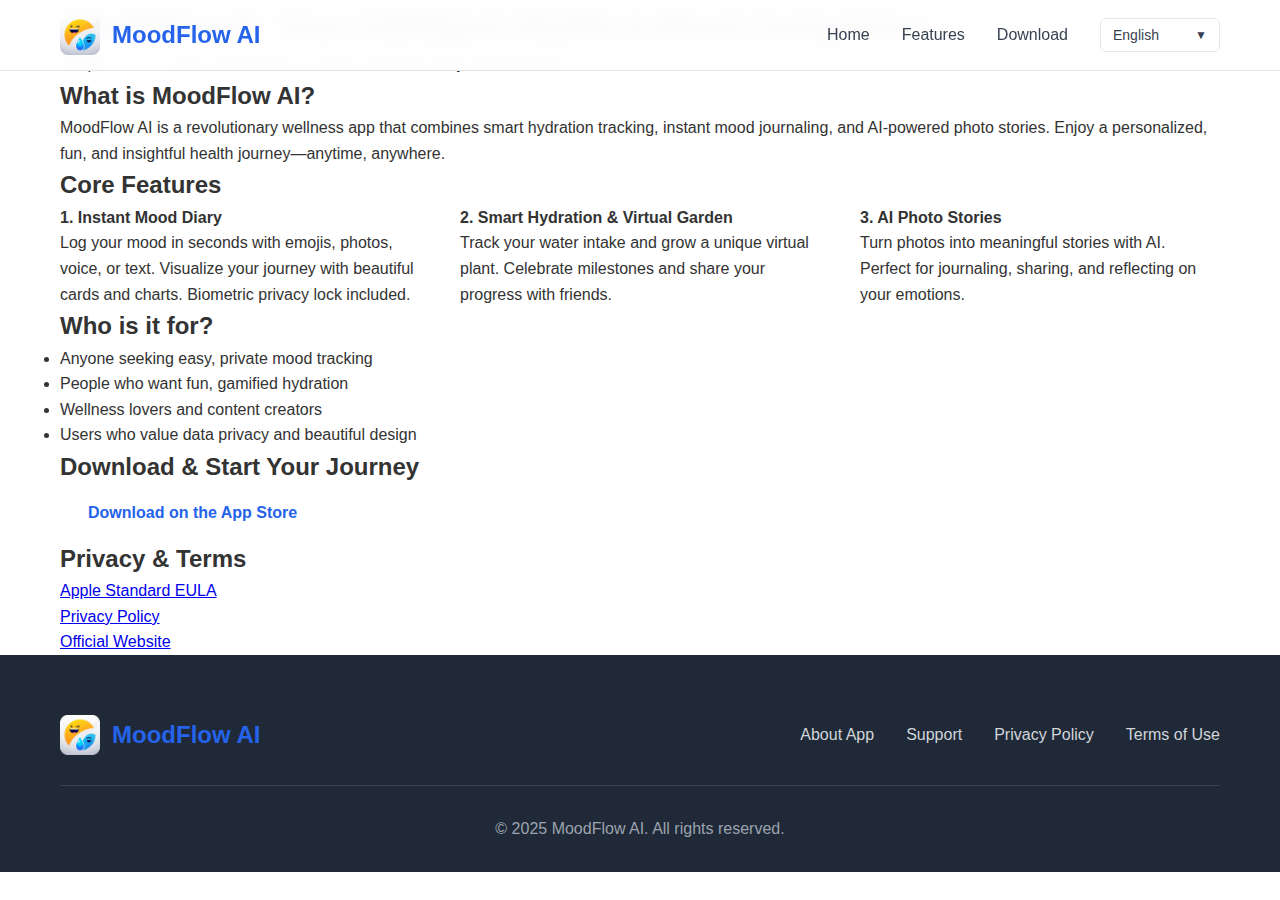
<file: about-en.html>
<!DOCTYPE html>
<html lang="en">
<head>
    <meta charset="UTF-8">
    <meta name="viewport" content="width=device-width, initial-scale=1.0">
    <title>About MoodFlow AI - Your Intelligent Health & Mood Companion</title>
    <meta name="description" content="Learn about MoodFlow AI - the revolutionary wellness app that makes self-care simple, engaging, and insightful.">
    <link rel="stylesheet" href="styles.css">
    <link rel="icon" type="image/png" href="assets/logo.png">
</head>
<body>
    <!-- Navigation -->
    <nav class="navbar">
        <div class="nav-container">
            <div class="nav-logo">
                <img src="assets/logo.png" alt="MoodFlow AI" class="logo">
                <span class="logo-text">MoodFlow AI</span>
            </div>
            <div class="nav-menu">
                <a href="index.html" class="nav-link">Home</a>
                <a href="index.html#features" class="nav-link">Features</a>
                <a href="index.html#download" class="nav-link">Download</a>
                <div class="language-switcher">
                    <div class="dropdown">
                        <button class="dropdown-btn">
                            <span class="lang-text">English</span>
                            <span class="dropdown-arrow">▼</span>
                        </button>
                        <div class="dropdown-menu">
                            <button class="lang-btn" data-lang="zh-CN">简体中文</button>
                            <button class="lang-btn" data-lang="zh-TW">繁體中文</button>
                            <button class="lang-btn active" data-lang="en">English</button>
                        </div>
                    </div>
                </div>
            </div>
        </div>
    </nav>
    <!-- About Content -->
    <main class="about-page">
        <div class="container">
            <div class="about-header">
                <h1>MoodFlow AI: Your Intelligent Health & Mood Companion</h1>
                <p class="about-subtitle">Simple · Fun · Smart. MoodFlow AI makes self-care easy and beautiful!</p>
            </div>
            <div class="about-content">
                <section class="about-section">
                    <h2>What is MoodFlow AI?</h2>
                    <p>MoodFlow AI is a revolutionary wellness app that combines smart hydration tracking, instant mood journaling, and AI-powered photo stories. Enjoy a personalized, fun, and insightful health journey—anytime, anywhere.</p>
                </section>
                <section class="about-section">
                    <h2>Core Features</h2>
                    <div class="features-grid">
                        <div class="feature-item">
                            <h4>1. Instant Mood Diary</h4>
                            <p>Log your mood in seconds with emojis, photos, voice, or text. Visualize your journey with beautiful cards and charts. Biometric privacy lock included.</p>
                        </div>
                        <div class="feature-item">
                            <h4>2. Smart Hydration & Virtual Garden</h4>
                            <p>Track your water intake and grow a unique virtual plant. Celebrate milestones and share your progress with friends.</p>
                        </div>
                        <div class="feature-item">
                            <h4>3. AI Photo Stories</h4>
                            <p>Turn photos into meaningful stories with AI. Perfect for journaling, sharing, and reflecting on your emotions.</p>
                        </div>
                    </div>
                </section>
                <section class="about-section">
                    <h2>Who is it for?</h2>
                    <ul class="target-audience">
                        <li>Anyone seeking easy, private mood tracking</li>
                        <li>People who want fun, gamified hydration</li>
                        <li>Wellness lovers and content creators</li>
                        <li>Users who value data privacy and beautiful design</li>
                    </ul>
                </section>
                <section class="about-section">
                    <h2>Download & Start Your Journey</h2>
                    <a href="https://apps.apple.com/app/moodflowai" class="btn btn-primary" target="_blank">Download on the App Store</a>
                </section>
                <section class="about-section">
                    <h2>Privacy & Terms</h2>
                    <div class="legal-links">
                        <p><a href="https://www.apple.com/legal/internet-services/itunes/dev/stdeula/" target="_blank">Apple Standard EULA</a></p>
                        <p><a href="privacy-en.html" target="_blank">Privacy Policy</a></p>
                        <p><a href="http://www.moodflowai.com" target="_blank">Official Website</a></p>
                    </div>
                </section>
            </div>
        </div>
    </main>
    <!-- Footer -->
    <footer class="footer">
        <div class="container">
            <div class="footer-content">
                <div class="footer-logo">
                    <img src="assets/logo.png" alt="MoodFlow AI" class="logo">
                    <span class="logo-text">MoodFlow AI</span>
                </div>
                <div class="footer-links">
                    <a href="about-en.html">About App</a>
                    <a href="support-en.html">Support</a>
                    <a href="privacy-en.html">Privacy Policy</a>
                    <a href="#terms">Terms of Use</a>
                </div>
            </div>
            <div class="footer-bottom">
                <p>© 2025 MoodFlow AI. All rights reserved.</p>
            </div>
        </div>
    </footer>
    <script src="script.js"></script>
</body>
</html>
</file>
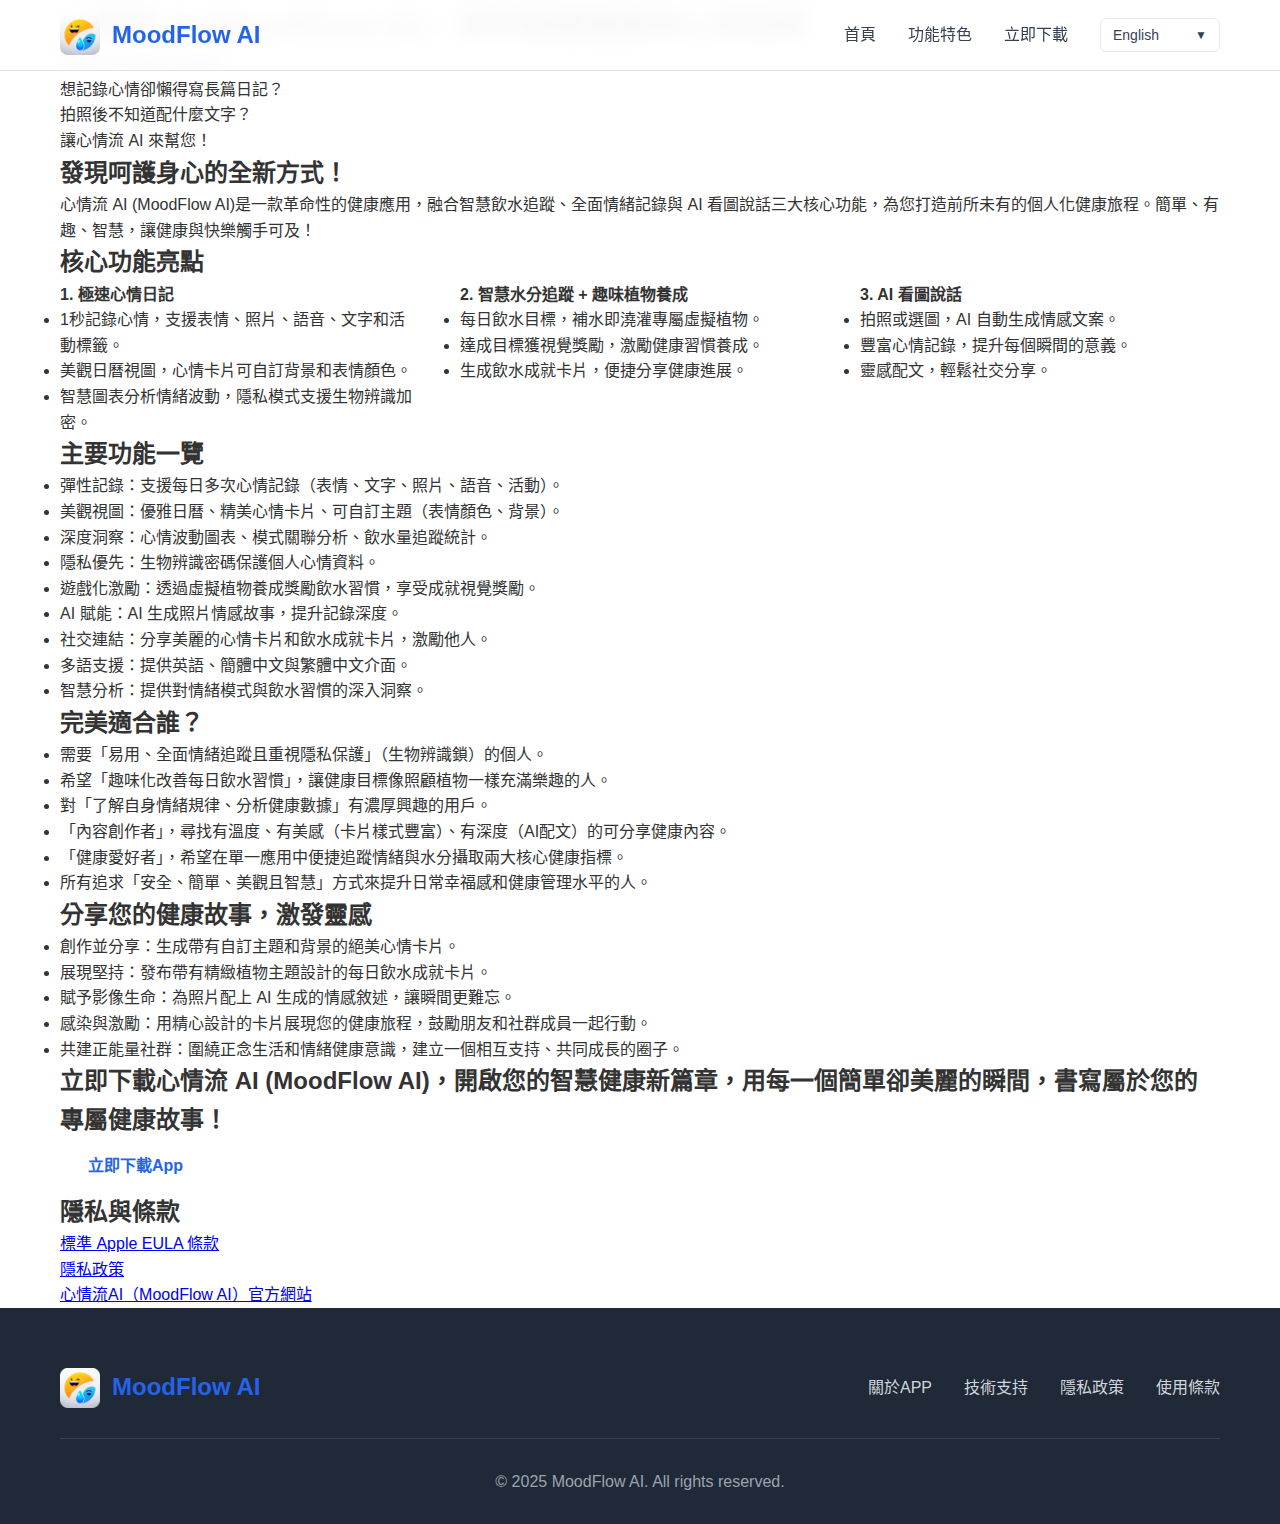
<file: about-tw.html>
<!DOCTYPE html>
<html lang="zh-TW">
<head>
    <meta charset="UTF-8">
    <meta name="viewport" content="width=device-width, initial-scale=1.0">
    <title>關於APP - MoodFlow AI</title>
    <meta name="description" content="MoodFlow AI - 您的智慧健康與心情管家，簡單有趣，智慧呵護身心。">
    <link rel="stylesheet" href="styles.css">
    <link rel="icon" type="image/png" href="assets/logo.png">
</head>
<body>
    <!-- Navigation -->
    <nav class="navbar">
        <div class="nav-container">
            <div class="nav-logo">
                <img src="assets/logo.png" alt="MoodFlow AI" class="logo">
                <span class="logo-text">MoodFlow AI</span>
            </div>
            <div class="nav-menu">
                <a href="index.html" class="nav-link">首頁</a>
                <a href="index.html#features" class="nav-link">功能特色</a>
                <a href="index.html#download" class="nav-link">立即下載</a>
                <div class="language-switcher">
                    <div class="dropdown">
                        <button class="dropdown-btn">
                            <span class="lang-text">繁體中文</span>
                            <span class="dropdown-arrow">▼</span>
                        </button>
                        <div class="dropdown-menu">
                            <button class="lang-btn" data-lang="zh-CN">简体中文</button>
                            <button class="lang-btn active" data-lang="zh-TW">繁體中文</button>
                            <button class="lang-btn" data-lang="en">English</button>
                        </div>
                    </div>
                </div>
            </div>
        </div>
    </nav>
    <!-- About Content -->
    <main class="about-page">
        <div class="container">
            <div class="about-header">
                <h1>心情流 AI (MoodFlow AI)：您的智慧健康與心情管家</h1>
                <p class="about-subtitle">還在為忘記喝水而煩惱？<br>想記錄心情卻懶得寫長篇日記？<br>拍照後不知道配什麼文字？<br>讓心情流 AI 來幫您！</p>
            </div>
            <div class="about-content">
                <section class="about-section">
                    <h2>發現呵護身心的全新方式！</h2>
                    <p>心情流 AI (MoodFlow AI)是一款革命性的健康應用，融合智慧飲水追蹤、全面情緒記錄與 AI 看圖說話三大核心功能，為您打造前所未有的個人化健康旅程。簡單、有趣、智慧，讓健康與快樂觸手可及！</p>
                </section>
                <section class="about-section">
                    <h2>核心功能亮點</h2>
                    <div class="features-grid">
                        <div class="feature-item">
                            <h4>1. 極速心情日記</h4>
                            <ul>
                                <li>1秒記錄心情，支援表情、照片、語音、文字和活動標籤。</li>
                                <li>美觀日曆視圖，心情卡片可自訂背景和表情顏色。</li>
                                <li>智慧圖表分析情緒波動，隱私模式支援生物辨識加密。</li>
                            </ul>
                        </div>
                        <div class="feature-item">
                            <h4>2. 智慧水分追蹤 + 趣味植物養成</h4>
                            <ul>
                                <li>每日飲水目標，補水即澆灌專屬虛擬植物。</li>
                                <li>達成目標獲視覺獎勵，激勵健康習慣養成。</li>
                                <li>生成飲水成就卡片，便捷分享健康進展。</li>
                            </ul>
                        </div>
                        <div class="feature-item">
                            <h4>3. AI 看圖說話</h4>
                            <ul>
                                <li>拍照或選圖，AI 自動生成情感文案。</li>
                                <li>豐富心情記錄，提升每個瞬間的意義。</li>
                                <li>靈感配文，輕鬆社交分享。</li>
                            </ul>
                        </div>
                    </div>
                </section>
                <section class="about-section">
                    <h2>主要功能一覽</h2>
                    <ul class="target-audience">
                        <li>彈性記錄：支援每日多次心情記錄（表情、文字、照片、語音、活動）。</li>
                        <li>美觀視圖：優雅日曆、精美心情卡片、可自訂主題（表情顏色、背景）。</li>
                        <li>深度洞察：心情波動圖表、模式關聯分析、飲水量追蹤統計。</li>
                        <li>隱私優先：生物辨識密碼保護個人心情資料。</li>
                        <li>遊戲化激勵：透過虛擬植物養成獎勵飲水習慣，享受成就視覺獎勵。</li>
                        <li>AI 賦能：AI 生成照片情感故事，提升記錄深度。</li>
                        <li>社交連結：分享美麗的心情卡片和飲水成就卡片，激勵他人。</li>
                        <li>多語支援：提供英語、簡體中文與繁體中文介面。</li>
                        <li>智慧分析：提供對情緒模式與飲水習慣的深入洞察。</li>
                    </ul>
                </section>
                <section class="about-section">
                    <h2>完美適合誰？</h2>
                    <ul class="target-audience">
                        <li>需要「易用、全面情緒追蹤且重視隱私保護」（生物辨識鎖）的個人。</li>
                        <li>希望「趣味化改善每日飲水習慣」，讓健康目標像照顧植物一樣充滿樂趣的人。</li>
                        <li>對「了解自身情緒規律、分析健康數據」有濃厚興趣的用戶。</li>
                        <li>「內容創作者」，尋找有溫度、有美感（卡片樣式豐富）、有深度（AI配文）的可分享健康內容。</li>
                        <li>「健康愛好者」，希望在單一應用中便捷追蹤情緒與水分攝取兩大核心健康指標。</li>
                        <li>所有追求「安全、簡單、美觀且智慧」方式來提升日常幸福感和健康管理水平的人。</li>
                    </ul>
                </section>
                <section class="about-section">
                    <h2>分享您的健康故事，激發靈感</h2>
                    <ul class="target-audience">
                        <li>創作並分享：生成帶有自訂主題和背景的絕美心情卡片。</li>
                        <li>展現堅持：發布帶有精緻植物主題設計的每日飲水成就卡片。</li>
                        <li>賦予影像生命：為照片配上 AI 生成的情感敘述，讓瞬間更難忘。</li>
                        <li>感染與激勵：用精心設計的卡片展現您的健康旅程，鼓勵朋友和社群成員一起行動。</li>
                        <li>共建正能量社群：圍繞正念生活和情緒健康意識，建立一個相互支持、共同成長的圈子。</li>
                    </ul>
                </section>
                <section class="about-section">
                    <h2>立即下載心情流 AI (MoodFlow AI)，開啟您的智慧健康新篇章，用每一個簡單卻美麗的瞬間，書寫屬於您的專屬健康故事！</h2>
                    <a href="https://apps.apple.com/app/moodflowai" class="btn btn-primary" target="_blank">立即下載App</a>
                </section>
                <section class="about-section">
                    <h2>隱私與條款</h2>
                    <div class="legal-links">
                        <p><a href="https://www.apple.com/legal/internet-services/itunes/dev/stdeula/" target="_blank">標準 Apple EULA 條款</a></p>
                        <p><a href="http://www.moodflowai.com/privacy-en.html" target="_blank">隱私政策</a></p>
                        <p><a href="http://www.moodflowai.com" target="_blank">心情流AI（MoodFlow AI）官方網站</a></p>
                    </div>
                </section>
            </div>
        </div>
    </main>
    <!-- Footer -->
    <footer class="footer">
        <div class="container">
            <div class="footer-content">
                <div class="footer-logo">
                    <img src="assets/logo.png" alt="MoodFlow AI" class="logo">
                    <span class="logo-text">MoodFlow AI</span>
                </div>
                <div class="footer-links">
                    <a href="about-tw.html">關於APP</a>
                    <a href="support-tw.html">技術支持</a>
                    <a href="privacy-tw.html">隱私政策</a>
                    <a href="#terms">使用條款</a>
                </div>
            </div>
            <div class="footer-bottom">
                <p>© 2025 MoodFlow AI. All rights reserved.</p>
            </div>
        </div>
    </footer>
    <script src="script.js"></script>
</body>
</html>
</file>
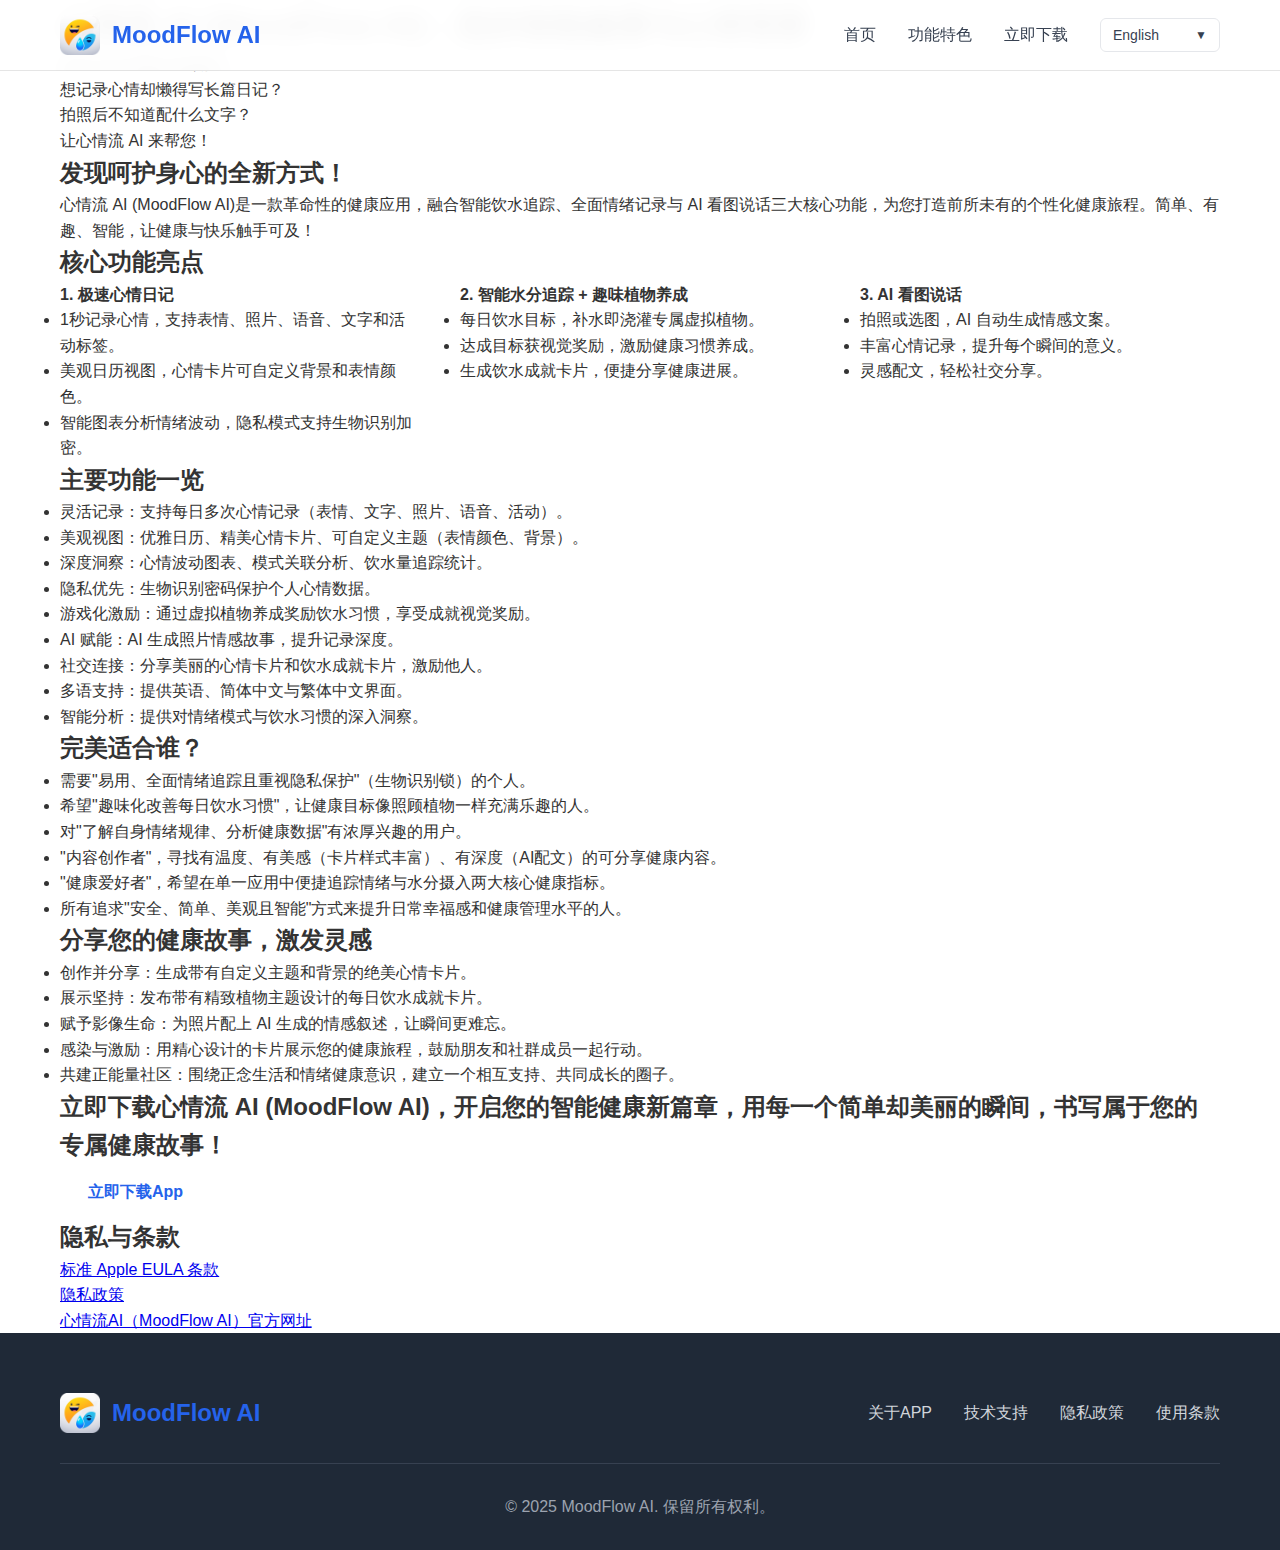
<file: about-zh.html>
<!DOCTYPE html>
<html lang="zh-CN">
<head>
    <meta charset="UTF-8">
    <meta name="viewport" content="width=device-width, initial-scale=1.0">
    <title>关于APP - MoodFlow AI</title>
    <meta name="description" content="MoodFlow AI - 您的智能健康与心情管家，简单有趣，智能呵护身心。">
    <link rel="stylesheet" href="styles.css">
    <link rel="icon" type="image/png" href="assets/logo.png">
</head>
<body>
    <!-- Navigation -->
    <nav class="navbar">
        <div class="nav-container">
            <div class="nav-logo">
                <img src="assets/logo.png" alt="MoodFlow AI" class="logo">
                <span class="logo-text">MoodFlow AI</span>
            </div>
            <div class="nav-menu">
                <a href="index.html" class="nav-link">首页</a>
                <a href="index.html#features" class="nav-link">功能特色</a>
                <a href="index.html#download" class="nav-link">立即下载</a>
                <div class="language-switcher">
                    <div class="dropdown">
                        <button class="dropdown-btn">
                            <span class="lang-text">简体中文</span>
                            <span class="dropdown-arrow">▼</span>
                        </button>
                        <div class="dropdown-menu">
                            <button class="lang-btn active" data-lang="zh-CN">简体中文</button>
                            <button class="lang-btn" data-lang="zh-TW">繁體中文</button>
                            <button class="lang-btn" data-lang="en">English</button>
                        </div>
                    </div>
                </div>
            </div>
        </div>
    </nav>
    <!-- About Content -->
    <main class="about-page">
        <div class="container">
            <div class="about-header">
                <h1>心情流 AI (MoodFlow AI)：您的智能健康与心情管家</h1>
                <p class="about-subtitle">还在为忘记喝水而烦恼？<br>想记录心情却懒得写长篇日记？<br>拍照后不知道配什么文字？<br>让心情流 AI 来帮您！</p>
            </div>
            <div class="about-content">
                <section class="about-section">
                    <h2>发现呵护身心的全新方式！</h2>
                    <p>心情流 AI (MoodFlow AI)是一款革命性的健康应用，融合智能饮水追踪、全面情绪记录与 AI 看图说话三大核心功能，为您打造前所未有的个性化健康旅程。简单、有趣、智能，让健康与快乐触手可及！</p>
                </section>
                <section class="about-section">
                    <h2>核心功能亮点</h2>
                    <div class="features-grid">
                        <div class="feature-item">
                            <h4>1. 极速心情日记</h4>
                            <ul>
                                <li>1秒记录心情，支持表情、照片、语音、文字和活动标签。</li>
                                <li>美观日历视图，心情卡片可自定义背景和表情颜色。</li>
                                <li>智能图表分析情绪波动，隐私模式支持生物识别加密。</li>
                            </ul>
                        </div>
                        <div class="feature-item">
                            <h4>2. 智能水分追踪 + 趣味植物养成</h4>
                            <ul>
                                <li>每日饮水目标，补水即浇灌专属虚拟植物。</li>
                                <li>达成目标获视觉奖励，激励健康习惯养成。</li>
                                <li>生成饮水成就卡片，便捷分享健康进展。</li>
                            </ul>
                        </div>
                        <div class="feature-item">
                            <h4>3. AI 看图说话</h4>
                            <ul>
                                <li>拍照或选图，AI 自动生成情感文案。</li>
                                <li>丰富心情记录，提升每个瞬间的意义。</li>
                                <li>灵感配文，轻松社交分享。</li>
                            </ul>
                        </div>
                    </div>
                </section>
                <section class="about-section">
                    <h2>主要功能一览</h2>
                    <ul class="target-audience">
                        <li>灵活记录：支持每日多次心情记录（表情、文字、照片、语音、活动）。</li>
                        <li>美观视图：优雅日历、精美心情卡片、可自定义主题（表情颜色、背景）。</li>
                        <li>深度洞察：心情波动图表、模式关联分析、饮水量追踪统计。</li>
                        <li>隐私优先：生物识别密码保护个人心情数据。</li>
                        <li>游戏化激励：通过虚拟植物养成奖励饮水习惯，享受成就视觉奖励。</li>
                        <li>AI 赋能：AI 生成照片情感故事，提升记录深度。</li>
                        <li>社交连接：分享美丽的心情卡片和饮水成就卡片，激励他人。</li>
                        <li>多语支持：提供英语、简体中文与繁体中文界面。</li>
                        <li>智能分析：提供对情绪模式与饮水习惯的深入洞察。</li>
                    </ul>
                </section>
                <section class="about-section">
                    <h2>完美适合谁？</h2>
                    <ul class="target-audience">
                        <li>需要"易用、全面情绪追踪且重视隐私保护"（生物识别锁）的个人。</li>
                        <li>希望"趣味化改善每日饮水习惯"，让健康目标像照顾植物一样充满乐趣的人。</li>
                        <li>对"了解自身情绪规律、分析健康数据"有浓厚兴趣的用户。</li>
                        <li>"内容创作者"，寻找有温度、有美感（卡片样式丰富）、有深度（AI配文）的可分享健康内容。</li>
                        <li>"健康爱好者"，希望在单一应用中便捷追踪情绪与水分摄入两大核心健康指标。</li>
                        <li>所有追求"安全、简单、美观且智能"方式来提升日常幸福感和健康管理水平的人。</li>
                    </ul>
                </section>
                <section class="about-section">
                    <h2>分享您的健康故事，激发灵感</h2>
                    <ul class="target-audience">
                        <li>创作并分享：生成带有自定义主题和背景的绝美心情卡片。</li>
                        <li>展示坚持：发布带有精致植物主题设计的每日饮水成就卡片。</li>
                        <li>赋予影像生命：为照片配上 AI 生成的情感叙述，让瞬间更难忘。</li>
                        <li>感染与激励：用精心设计的卡片展示您的健康旅程，鼓励朋友和社群成员一起行动。</li>
                        <li>共建正能量社区：围绕正念生活和情绪健康意识，建立一个相互支持、共同成长的圈子。</li>
                    </ul>
                </section>
                <section class="about-section">
                    <h2>立即下载心情流 AI (MoodFlow AI)，开启您的智能健康新篇章，用每一个简单却美丽的瞬间，书写属于您的专属健康故事！</h2>
                    <a href="https://apps.apple.com/app/moodflowai" class="btn btn-primary" target="_blank">立即下载App</a>
                </section>
                <section class="about-section">
                    <h2>隐私与条款</h2>
                    <div class="legal-links">
                        <p><a href="https://www.apple.com/legal/internet-services/itunes/dev/stdeula/" target="_blank">标准 Apple EULA 条款</a></p>
                        <p><a href="http://www.moodflowai.com/privacy-en.html" target="_blank">隐私政策</a></p>
                        <p><a href="http://www.moodflowai.com" target="_blank">心情流AI（MoodFlow AI）官方网址</a></p>
                    </div>
                </section>
            </div>
        </div>
    </main>
    <!-- Footer -->
    <footer class="footer">
        <div class="container">
            <div class="footer-content">
                <div class="footer-logo">
                    <img src="assets/logo.png" alt="MoodFlow AI" class="logo">
                    <span class="logo-text">MoodFlow AI</span>
                </div>
                <div class="footer-links">
                    <a href="about-zh.html">关于APP</a>
                    <a href="support-zh.html">技术支持</a>
                    <a href="privacy-zh.html">隐私政策</a>
                    <a href="#terms">使用条款</a>
                </div>
            </div>
            <div class="footer-bottom">
                <p>© 2025 MoodFlow AI. 保留所有权利。</p>
            </div>
        </div>
    </footer>
    <script src="script.js"></script>
</body>
</html>
</file>
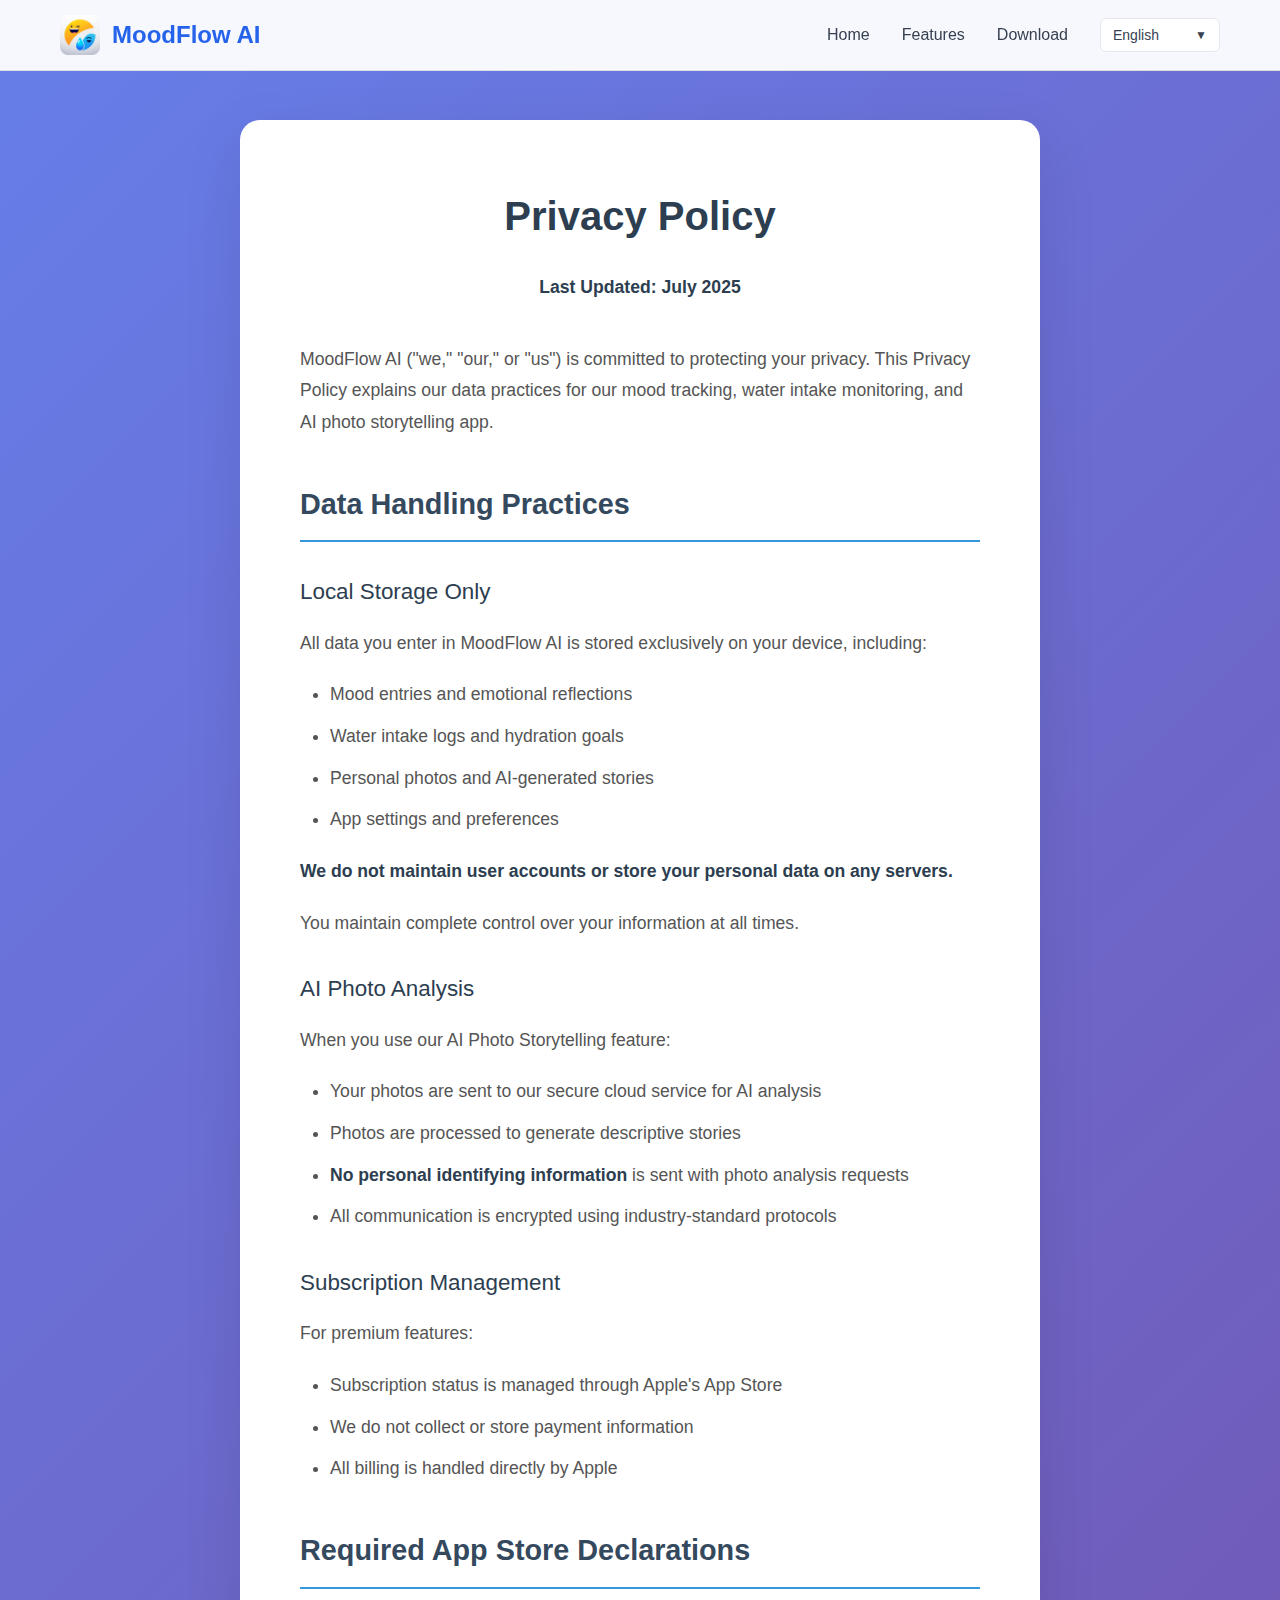
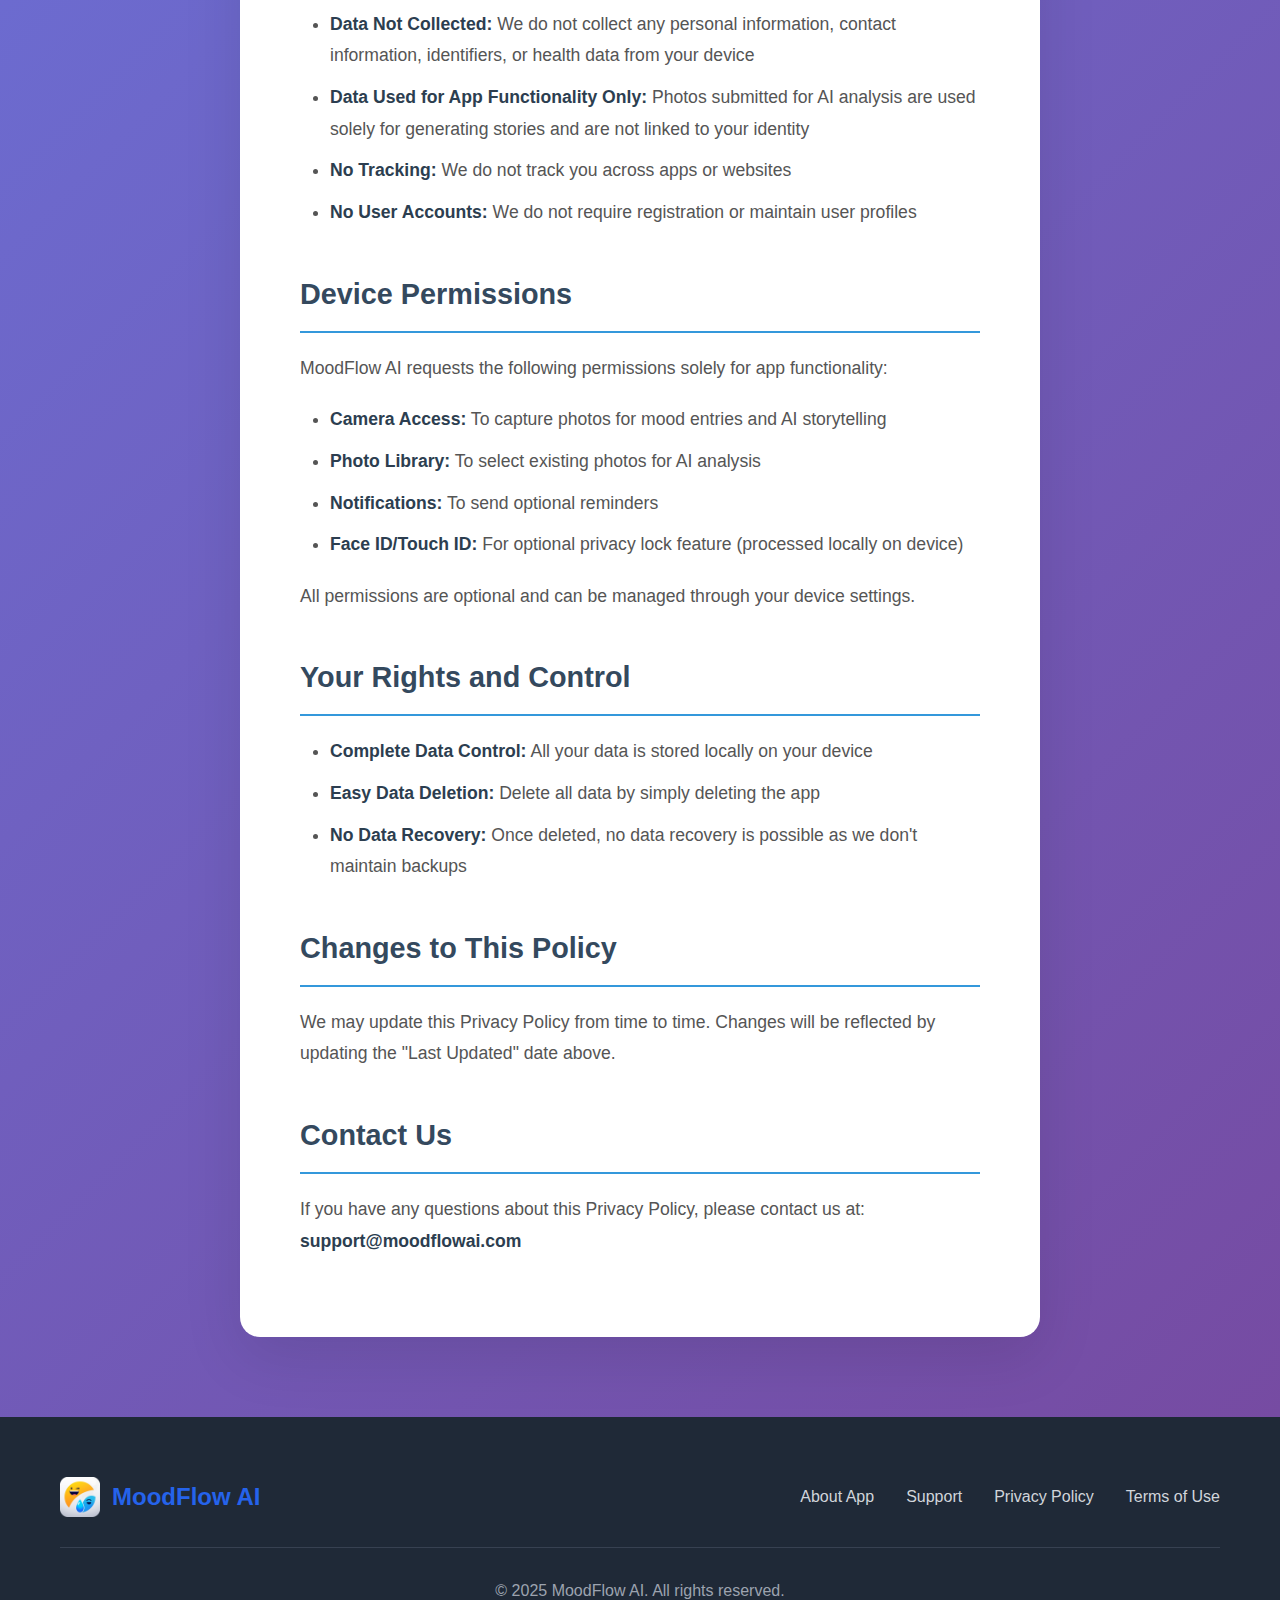
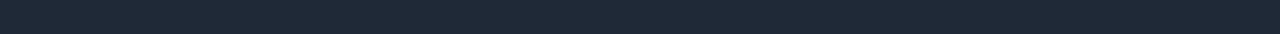
<file: privacy-en.html>
<!DOCTYPE html>
<html lang="en">
<head>
    <meta charset="UTF-8">
    <meta name="viewport" content="width=device-width, initial-scale=1.0">
    <title>Privacy Policy - MoodFlow AI</title>
    <meta name="description" content="MoodFlow AI Privacy Policy - Learn how we protect your data and privacy.">
    <link rel="stylesheet" href="styles.css">
    <link rel="icon" type="image/png" href="assets/logo.png">
</head>
<body>
    <!-- Navigation -->
    <nav class="navbar">
        <div class="nav-container">
            <div class="nav-logo">
                <img src="assets/logo.png" alt="MoodFlow AI" class="logo">
                <span class="logo-text">MoodFlow AI</span>
            </div>
            <div class="nav-menu">
                <a href="index.html" class="nav-link">Home</a>
                <a href="index.html#features" class="nav-link">Features</a>
                <a href="index.html#download" class="nav-link">Download</a>
                <div class="language-switcher">
                    <div class="dropdown">
                        <button class="dropdown-btn">
                            <span class="lang-text">English</span>
                            <span class="dropdown-arrow">▼</span>
                        </button>
                        <div class="dropdown-menu">
                            <button class="lang-btn active" data-lang="en" onclick="location.href='privacy-en.html'">English</button>
                            <button class="lang-btn" data-lang="zh-CN" onclick="location.href='privacy-zh.html'">简体中文</button>
                            <button class="lang-btn" data-lang="zh-TW" onclick="location.href='privacy-tw.html'">繁體中文</button>
                        </div>
                    </div>
                </div>
            </div>
        </div>
    </nav>
    <!-- Privacy Policy Content -->
    <section class="privacy-policy">
        <div class="container">
            <div class="policy-content">
                <h1>Privacy Policy</h1>
                <p class="last-updated"><strong>Last Updated: July 2025</strong></p>
                <p>MoodFlow AI ("we," "our," or "us") is committed to protecting your privacy. This Privacy Policy explains our data practices for our mood tracking, water intake monitoring, and AI photo storytelling app.</p>
                <h2>Data Handling Practices</h2>
                <h3>Local Storage Only</h3>
                <p>All data you enter in MoodFlow AI is stored exclusively on your device, including:</p>
                <ul>
                    <li>Mood entries and emotional reflections</li>
                    <li>Water intake logs and hydration goals</li>
                    <li>Personal photos and AI-generated stories</li>
                    <li>App settings and preferences</li>
                </ul>
                <p><strong>We do not maintain user accounts or store your personal data on any servers.</strong></p>
                <p>You maintain complete control over your information at all times.</p>
                <h3>AI Photo Analysis</h3>
                <p>When you use our AI Photo Storytelling feature:</p>
                <ul>
                    <li>Your photos are sent to our secure cloud service for AI analysis</li>
                    <li>Photos are processed to generate descriptive stories</li>
                    <li><strong>No personal identifying information</strong> is sent with photo analysis requests</li>
                    <li>All communication is encrypted using industry-standard protocols</li>
                </ul>
                <h3>Subscription Management</h3>
                <p>For premium features:</p>
                <ul>
                    <li>Subscription status is managed through Apple's App Store</li>
                    <li>We do not collect or store payment information</li>
                    <li>All billing is handled directly by Apple</li>
                </ul>
                <h2>Required App Store Declarations</h2>
                <ul>
                    <li><strong>Data Not Collected:</strong> We do not collect any personal information, contact information, identifiers, or health data from your device</li>
                    <li><strong>Data Used for App Functionality Only:</strong> Photos submitted for AI analysis are used solely for generating stories and are not linked to your identity</li>
                    <li><strong>No Tracking:</strong> We do not track you across apps or websites</li>
                    <li><strong>No User Accounts:</strong> We do not require registration or maintain user profiles</li>
                </ul>
                <h2>Device Permissions</h2>
                <p>MoodFlow AI requests the following permissions solely for app functionality:</p>
                <ul>
                    <li><strong>Camera Access:</strong> To capture photos for mood entries and AI storytelling</li>
                    <li><strong>Photo Library:</strong> To select existing photos for AI analysis</li>
                    <li><strong>Notifications:</strong> To send optional reminders</li>
                    <li><strong>Face ID/Touch ID:</strong> For optional privacy lock feature (processed locally on device)</li>
                </ul>
                <p>All permissions are optional and can be managed through your device settings.</p>
                <h2>Your Rights and Control</h2>
                <ul>
                    <li><strong>Complete Data Control:</strong> All your data is stored locally on your device</li>
                    <li><strong>Easy Data Deletion:</strong> Delete all data by simply deleting the app</li>
                    <li><strong>No Data Recovery:</strong> Once deleted, no data recovery is possible as we don't maintain backups</li>
                </ul>
                <h2>Changes to This Policy</h2>
                <p>We may update this Privacy Policy from time to time. Changes will be reflected by updating the "Last Updated" date above.</p>
                <h2>Contact Us</h2>
                <p>If you have any questions about this Privacy Policy, please contact us at:<br>
                <strong>support@moodflowai.com</strong></p>
            </div>
        </div>
    </section>
    <!-- Footer -->
    <footer class="footer">
        <div class="container">
            <div class="footer-content">
                <div class="footer-logo">
                    <img src="assets/logo.png" alt="MoodFlow AI" class="logo">
                    <span class="logo-text">MoodFlow AI</span>
                </div>
                <div class="footer-links">
                    <a href="about-en.html">About App</a>
                    <a href="support-en.html">Support</a>
                    <a href="privacy-en.html">Privacy Policy</a>
                    <a href="#terms">Terms of Use</a>
                </div>
            </div>
            <div class="footer-bottom">
                <p>© 2025 MoodFlow AI. All rights reserved.</p>
            </div>
        </div>
    </footer>
    <script src="script.js"></script>
</body>
</html>
</file>
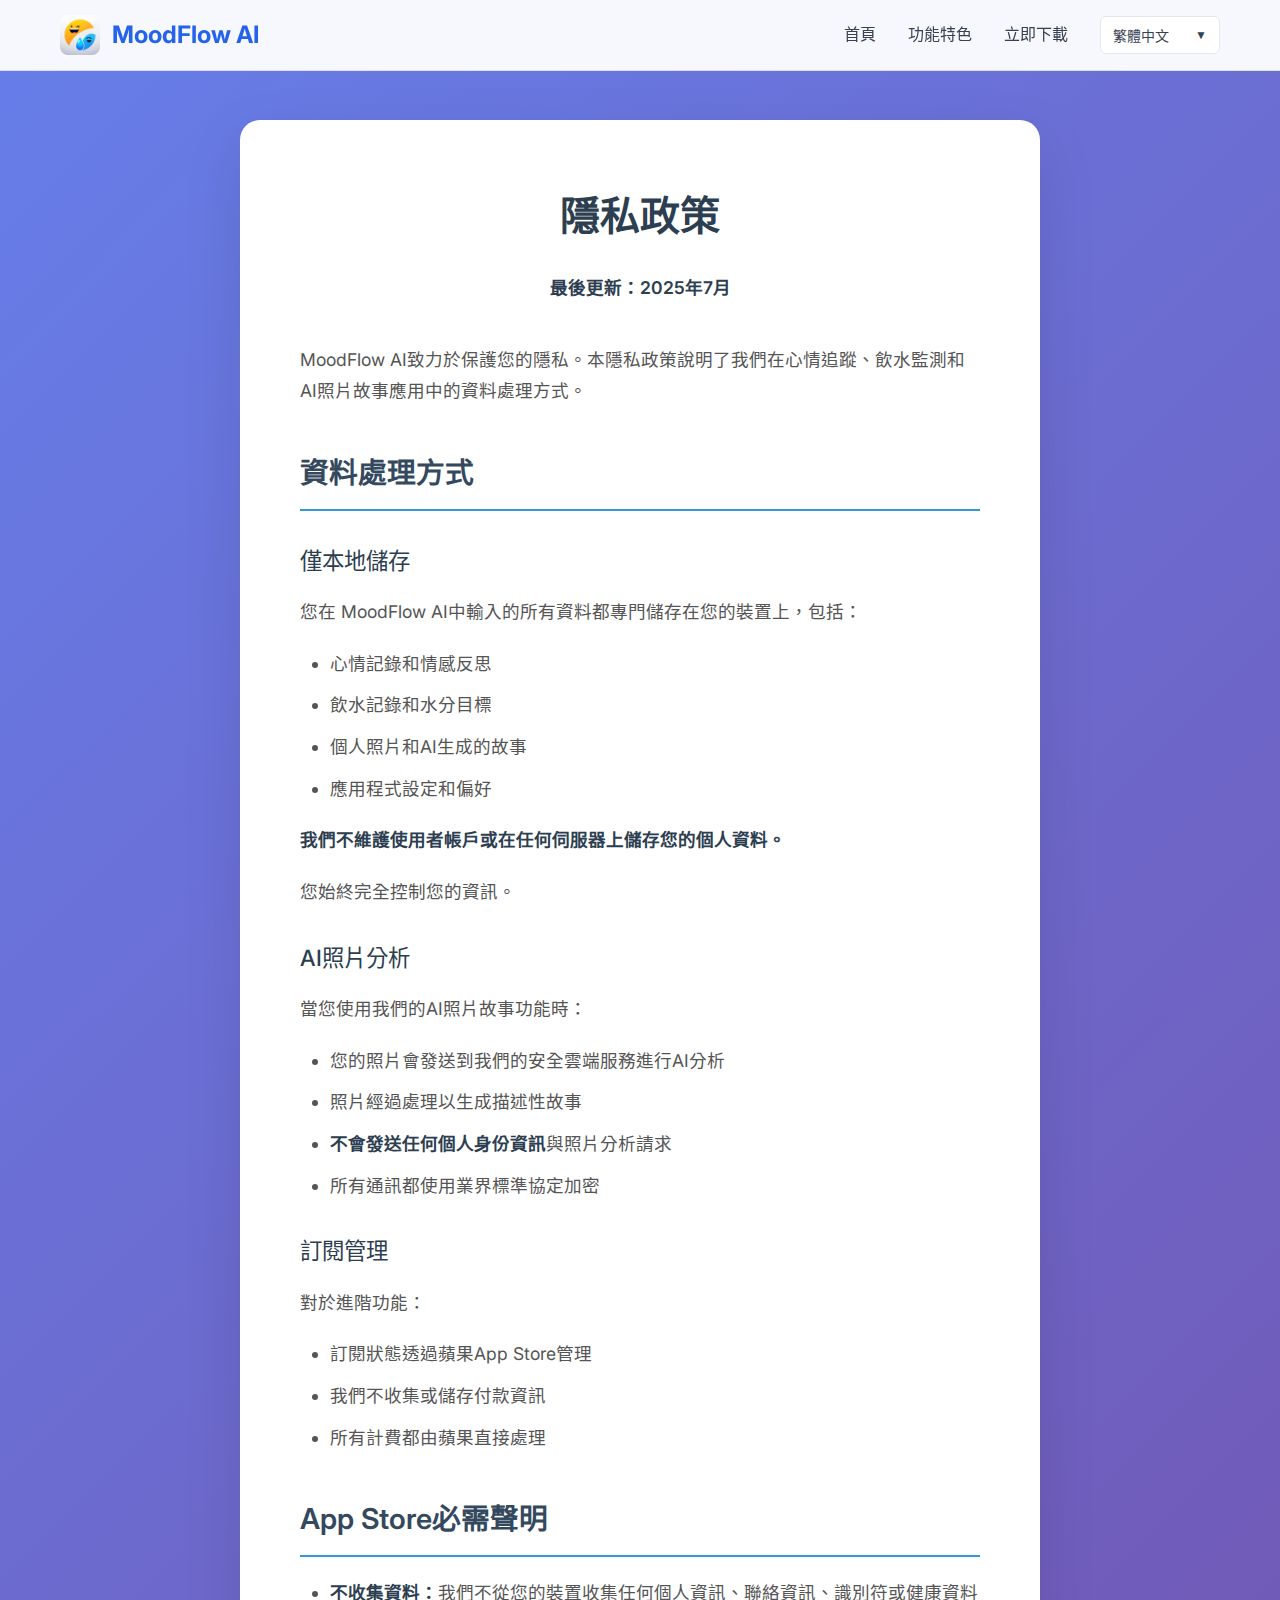
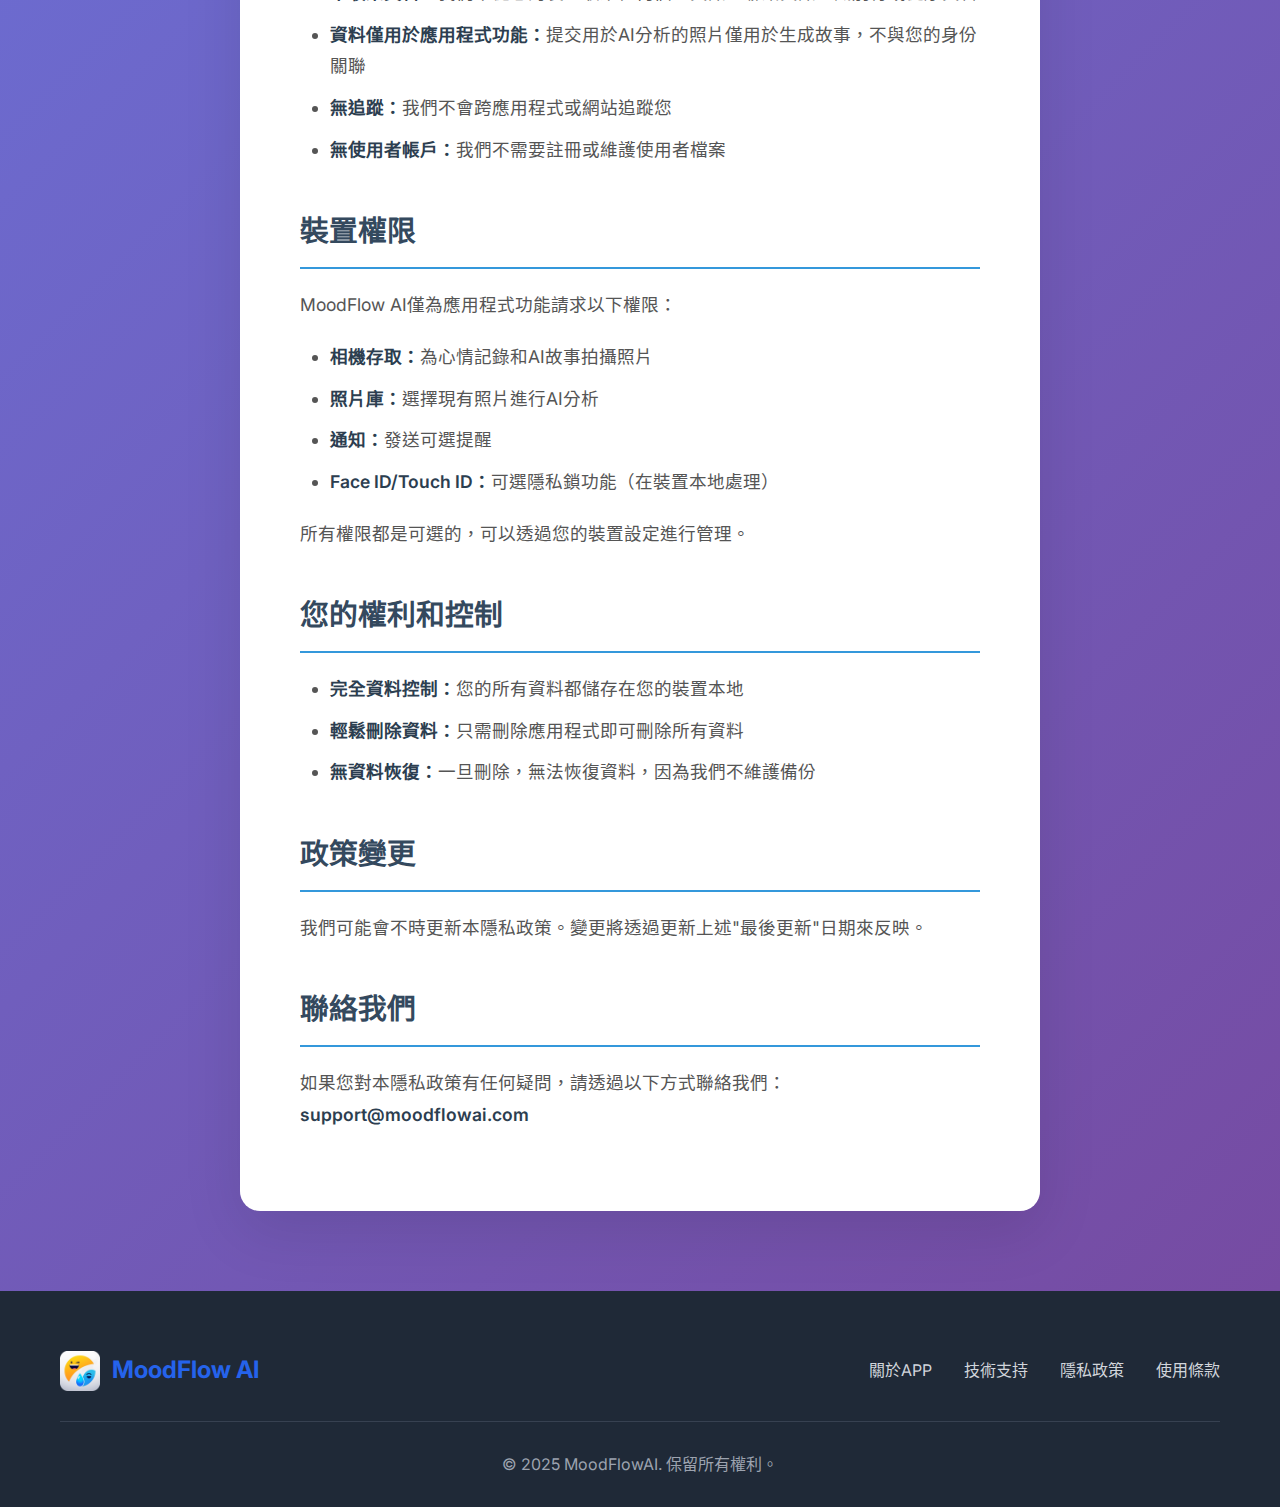
<file: privacy-tw.html>
<!DOCTYPE html>
<html lang="zh-TW">
<head>
    <meta charset="UTF-8">
    <meta name="viewport" content="width=device-width, initial-scale=1.0">
    <title>隱私政策 - MoodFlow AI</title>
    <meta name="description" content="MoodFlow AI隱私政策 - 了解我們如何保護您的資料和隱私">
    <link rel="stylesheet" href="styles.css">
    <link href="https://fonts.googleapis.com/css2?family=Inter:wght@300;400;500;600;700&display=swap" rel="stylesheet">
    <link rel="apple-touch-icon" href="assets/icon-192.png">
    <link rel="icon" type="image/png" href="assets/favicon.png">
</head>
<body>
    <!-- Navigation -->
    <nav class="navbar">
        <div class="nav-container">
            <div class="nav-logo">
                <img src="assets/logo.png" alt="MoodFlow AI" class="logo">
                <span class="logo-text">MoodFlow AI</span>
            </div>
            <div class="nav-menu">
                <a href="index.html" class="nav-link">首頁</a>
                <a href="index.html#features" class="nav-link">功能特色</a>
                <a href="index.html#download" class="nav-link">立即下載</a>
                <div class="language-switcher">
                    <div class="dropdown">
                        <button class="dropdown-btn" id="currentLang">
                            <span class="lang-text">繁體中文</span>
                            <span class="dropdown-arrow">▼</span>
                        </button>
                        <div class="dropdown-menu" id="langDropdown">
                            <a href="privacy-en.html" class="lang-btn">English</a>
                            <a href="privacy-zh.html" class="lang-btn">简体中文</a>
                            <a href="privacy-tw.html" class="lang-btn">繁體中文</a>
                        </div>
                    </div>
                </div>
            </div>
        </div>
    </nav>

    <!-- Privacy Policy Content -->
    <section class="privacy-policy">
        <div class="container">
            <div class="policy-content">
                <h1>隱私政策</h1>
                <p class="last-updated"><strong>最後更新：2025年7月</strong></p>
                
                <p>MoodFlow AI致力於保護您的隱私。本隱私政策說明了我們在心情追蹤、飲水監測和AI照片故事應用中的資料處理方式。</p>
                
                <h2>資料處理方式</h2>
                
                <h3>僅本地儲存</h3>
                <p>您在 MoodFlow AI中輸入的所有資料都專門儲存在您的裝置上，包括：</p>
                <ul>
                    <li>心情記錄和情感反思</li>
                    <li>飲水記錄和水分目標</li>
                    <li>個人照片和AI生成的故事</li>
                    <li>應用程式設定和偏好</li>
                </ul>
                
                <p><strong>我們不維護使用者帳戶或在任何伺服器上儲存您的個人資料。</strong></p>
                <p>您始終完全控制您的資訊。</p>
                
                <h3>AI照片分析</h3>
                <p>當您使用我們的AI照片故事功能時：</p>
                <ul>
                    <li>您的照片會發送到我們的安全雲端服務進行AI分析</li>
                    <li>照片經過處理以生成描述性故事</li>
                    <li><strong>不會發送任何個人身份資訊</strong>與照片分析請求</li>
                    <li>所有通訊都使用業界標準協定加密</li>
                </ul>
                
                <h3>訂閱管理</h3>
                <p>對於進階功能：</p>
                <ul>
                    <li>訂閱狀態透過蘋果App Store管理</li>
                    <li>我們不收集或儲存付款資訊</li>
                    <li>所有計費都由蘋果直接處理</li>
                </ul>
                
                <h2>App Store必需聲明</h2>
                <ul>
                    <li><strong>不收集資料：</strong>我們不從您的裝置收集任何個人資訊、聯絡資訊、識別符或健康資料</li>
                    <li><strong>資料僅用於應用程式功能：</strong>提交用於AI分析的照片僅用於生成故事，不與您的身份關聯</li>
                    <li><strong>無追蹤：</strong>我們不會跨應用程式或網站追蹤您</li>
                    <li><strong>無使用者帳戶：</strong>我們不需要註冊或維護使用者檔案</li>
                </ul>
                
                <h2>裝置權限</h2>
                <p>MoodFlow AI僅為應用程式功能請求以下權限：</p>
                <ul>
                    <li><strong>相機存取：</strong>為心情記錄和AI故事拍攝照片</li>
                    <li><strong>照片庫：</strong>選擇現有照片進行AI分析</li>
                    <li><strong>通知：</strong>發送可選提醒</li>
                    <li><strong>Face ID/Touch ID：</strong>可選隱私鎖功能（在裝置本地處理）</li>
                </ul>
                <p>所有權限都是可選的，可以透過您的裝置設定進行管理。</p>
                
                <h2>您的權利和控制</h2>
                <ul>
                    <li><strong>完全資料控制：</strong>您的所有資料都儲存在您的裝置本地</li>
                    <li><strong>輕鬆刪除資料：</strong>只需刪除應用程式即可刪除所有資料</li>
                    <li><strong>無資料恢復：</strong>一旦刪除，無法恢復資料，因為我們不維護備份</li>
                </ul>
                
                <h2>政策變更</h2>
                <p>我們可能會不時更新本隱私政策。變更將透過更新上述"最後更新"日期來反映。</p>
                
                <h2>聯絡我們</h2>
                <p>如果您對本隱私政策有任何疑問，請透過以下方式聯絡我們：<br>
                <strong>support@moodflowai.com</strong></p>
            </div>
        </div>
    </section>

    <!-- Footer -->
    <footer class="footer">
        <div class="container">
            <div class="footer-content">
                <div class="footer-logo">
                    <img src="assets/logo.png" alt="MoodFlow AI" class="logo">
                    <span class="logo-text">MoodFlow AI</span>
                </div>
                <div class="footer-links">
                    <a href="about-tw.html">關於APP</a>
                    <a href="support-tw.html">技術支持</a>
                    <a href="privacy-tw.html">隱私政策</a>
                    <a href="#terms">使用條款</a>
                </div>
            </div>
            <div class="footer-bottom">
                <p>© 2025 MoodFlowAI. 保留所有權利。</p>
            </div>
        </div>
    </footer>

    <script src="script.js"></script>
</body>
</html>
</file>
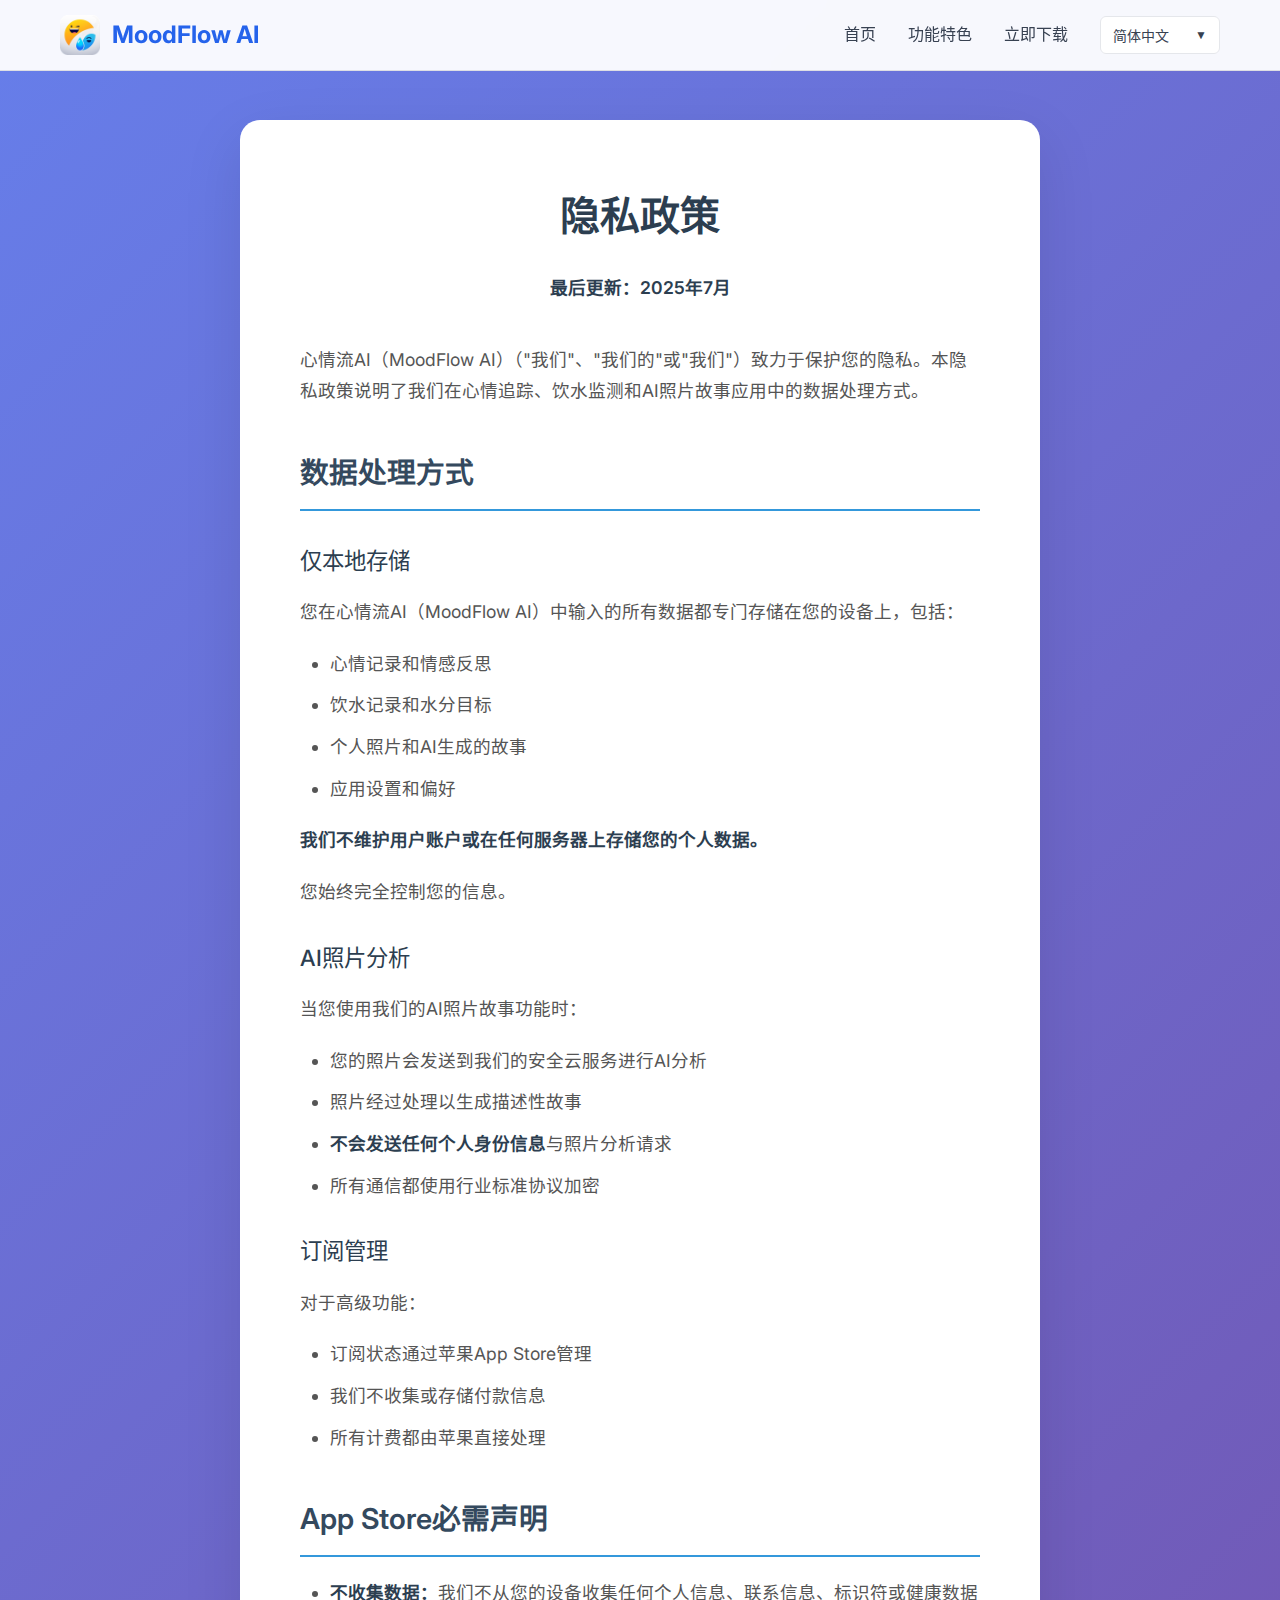
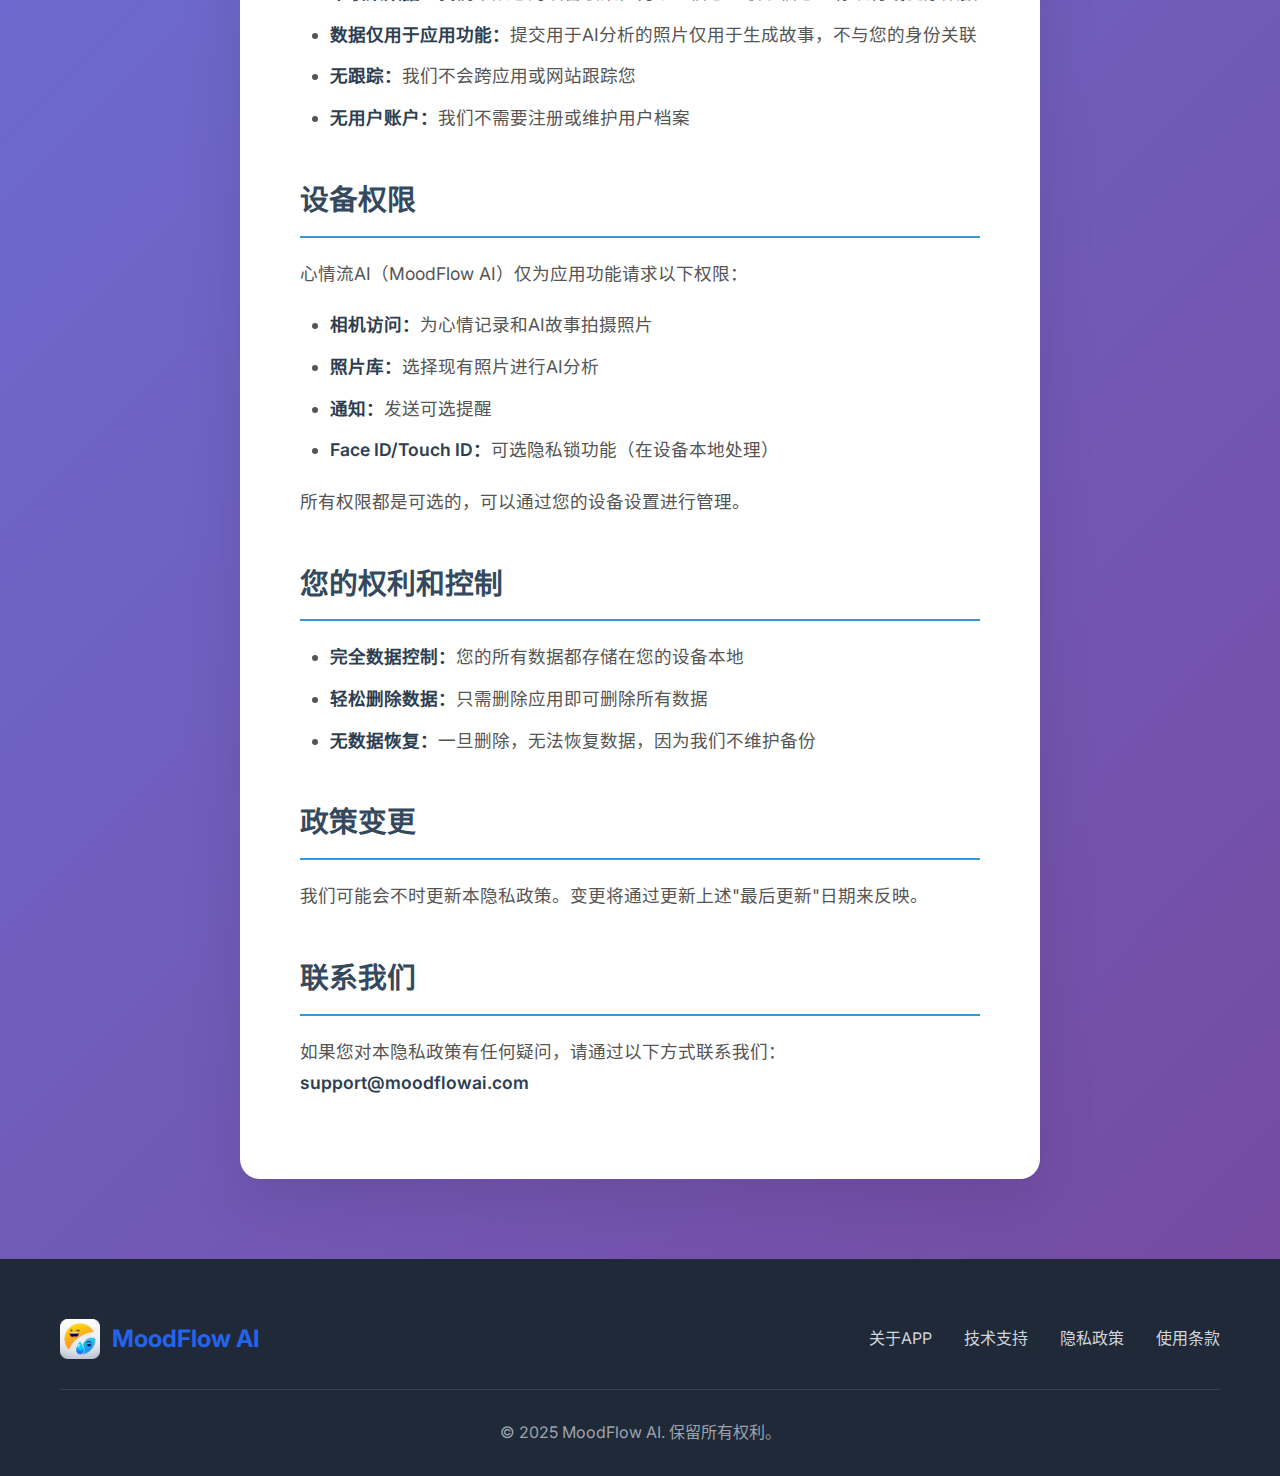
<file: privacy-zh.html>
<!DOCTYPE html>
<html lang="zh-CN">
<head>
    <meta charset="UTF-8">
    <meta name="viewport" content="width=device-width, initial-scale=1.0">
    <title>隐私政策 - MoodFlow AI</title>
    <meta name="description" content="MoodFlow AI隐私政策 - 了解我们如何保护您的数据和隐私">
    <link rel="stylesheet" href="styles.css">
    <link href="https://fonts.googleapis.com/css2?family=Inter:wght@300;400;500;600;700&display=swap" rel="stylesheet">
    <link rel="apple-touch-icon" href="assets/icon-192.png">
    <link rel="icon" type="image/png" href="assets/favicon.png">
</head>
<body>
    <!-- Navigation -->
    <nav class="navbar">
        <div class="nav-container">
            <div class="nav-logo">
                <img src="assets/logo.png" alt="MoodFlow AI" class="logo">
                <span class="logo-text">MoodFlow AI</span>
            </div>
            <div class="nav-menu">
                <a href="index.html" class="nav-link">首页</a>
                <a href="index.html#features" class="nav-link">功能特色</a>
                <a href="index.html#download" class="nav-link">立即下载</a>
                <div class="language-switcher">
                    <div class="dropdown">
                        <button class="dropdown-btn" id="currentLang">
                            <span class="lang-text">简体中文</span>
                            <span class="dropdown-arrow">▼</span>
                        </button>
                        <div class="dropdown-menu" id="langDropdown">
                            <a href="privacy-en.html" class="lang-btn">English</a>
                            <a href="privacy-zh.html" class="lang-btn">简体中文</a>
                            <a href="privacy-tw.html" class="lang-btn">繁體中文</a>
                        </div>
                    </div>
                </div>
            </div>
        </div>
    </nav>

    <!-- Privacy Policy Content -->
    <section class="privacy-policy">
        <div class="container">
            <div class="policy-content">
                <h1>隐私政策</h1>
                <p class="last-updated"><strong>最后更新：2025年7月</strong></p>
                
                <p>心情流AI（MoodFlow AI）（"我们"、"我们的"或"我们"）致力于保护您的隐私。本隐私政策说明了我们在心情追踪、饮水监测和AI照片故事应用中的数据处理方式。</p>
                
                <h2>数据处理方式</h2>
                
                <h3>仅本地存储</h3>
                <p>您在心情流AI（MoodFlow AI）中输入的所有数据都专门存储在您的设备上，包括：</p>
                <ul>
                    <li>心情记录和情感反思</li>
                    <li>饮水记录和水分目标</li>
                    <li>个人照片和AI生成的故事</li>
                    <li>应用设置和偏好</li>
                </ul>
                
                <p><strong>我们不维护用户账户或在任何服务器上存储您的个人数据。</strong></p>
                <p>您始终完全控制您的信息。</p>
                
                <h3>AI照片分析</h3>
                <p>当您使用我们的AI照片故事功能时：</p>
                <ul>
                    <li>您的照片会发送到我们的安全云服务进行AI分析</li>
                    <li>照片经过处理以生成描述性故事</li>
                    <li><strong>不会发送任何个人身份信息</strong>与照片分析请求</li>
                    <li>所有通信都使用行业标准协议加密</li>
                </ul>
                
                <h3>订阅管理</h3>
                <p>对于高级功能：</p>
                <ul>
                    <li>订阅状态通过苹果App Store管理</li>
                    <li>我们不收集或存储付款信息</li>
                    <li>所有计费都由苹果直接处理</li>
                </ul>
                
                <h2>App Store必需声明</h2>
                <ul>
                    <li><strong>不收集数据：</strong>我们不从您的设备收集任何个人信息、联系信息、标识符或健康数据</li>
                    <li><strong>数据仅用于应用功能：</strong>提交用于AI分析的照片仅用于生成故事，不与您的身份关联</li>
                    <li><strong>无跟踪：</strong>我们不会跨应用或网站跟踪您</li>
                    <li><strong>无用户账户：</strong>我们不需要注册或维护用户档案</li>
                </ul>
                
                <h2>设备权限</h2>
                <p>心情流AI（MoodFlow AI）仅为应用功能请求以下权限：</p>
                <ul>
                    <li><strong>相机访问：</strong>为心情记录和AI故事拍摄照片</li>
                    <li><strong>照片库：</strong>选择现有照片进行AI分析</li>
                    <li><strong>通知：</strong>发送可选提醒</li>
                    <li><strong>Face ID/Touch ID：</strong>可选隐私锁功能（在设备本地处理）</li>
                </ul>
                <p>所有权限都是可选的，可以通过您的设备设置进行管理。</p>
                
                <h2>您的权利和控制</h2>
                <ul>
                    <li><strong>完全数据控制：</strong>您的所有数据都存储在您的设备本地</li>
                    <li><strong>轻松删除数据：</strong>只需删除应用即可删除所有数据</li>
                    <li><strong>无数据恢复：</strong>一旦删除，无法恢复数据，因为我们不维护备份</li>
                </ul>
                
                <h2>政策变更</h2>
                <p>我们可能会不时更新本隐私政策。变更将通过更新上述"最后更新"日期来反映。</p>
                
                <h2>联系我们</h2>
                <p>如果您对本隐私政策有任何疑问，请通过以下方式联系我们：<br>
                <strong>support@moodflowai.com</strong></p>
            </div>
        </div>
    </section>

    <!-- Footer -->
    <footer class="footer">
        <div class="container">
            <div class="footer-content">
                <div class="footer-logo">
                    <img src="assets/logo.png" alt="MoodFlow AI" class="logo">
                    <span class="logo-text">MoodFlow AI</span>
                </div>
                <div class="footer-links">
                    <a href="about-zh.html">关于APP</a>
                    <a href="support-zh.html">技术支持</a>
                    <a href="privacy-zh.html">隐私政策</a>
                    <a href="#terms">使用条款</a>
                </div>
            </div>
            <div class="footer-bottom">
                <p>© 2025 MoodFlow AI. 保留所有权利。</p>
            </div>
        </div>
    </footer>

    <script src="script.js"></script>
</body>
</html>
</file>
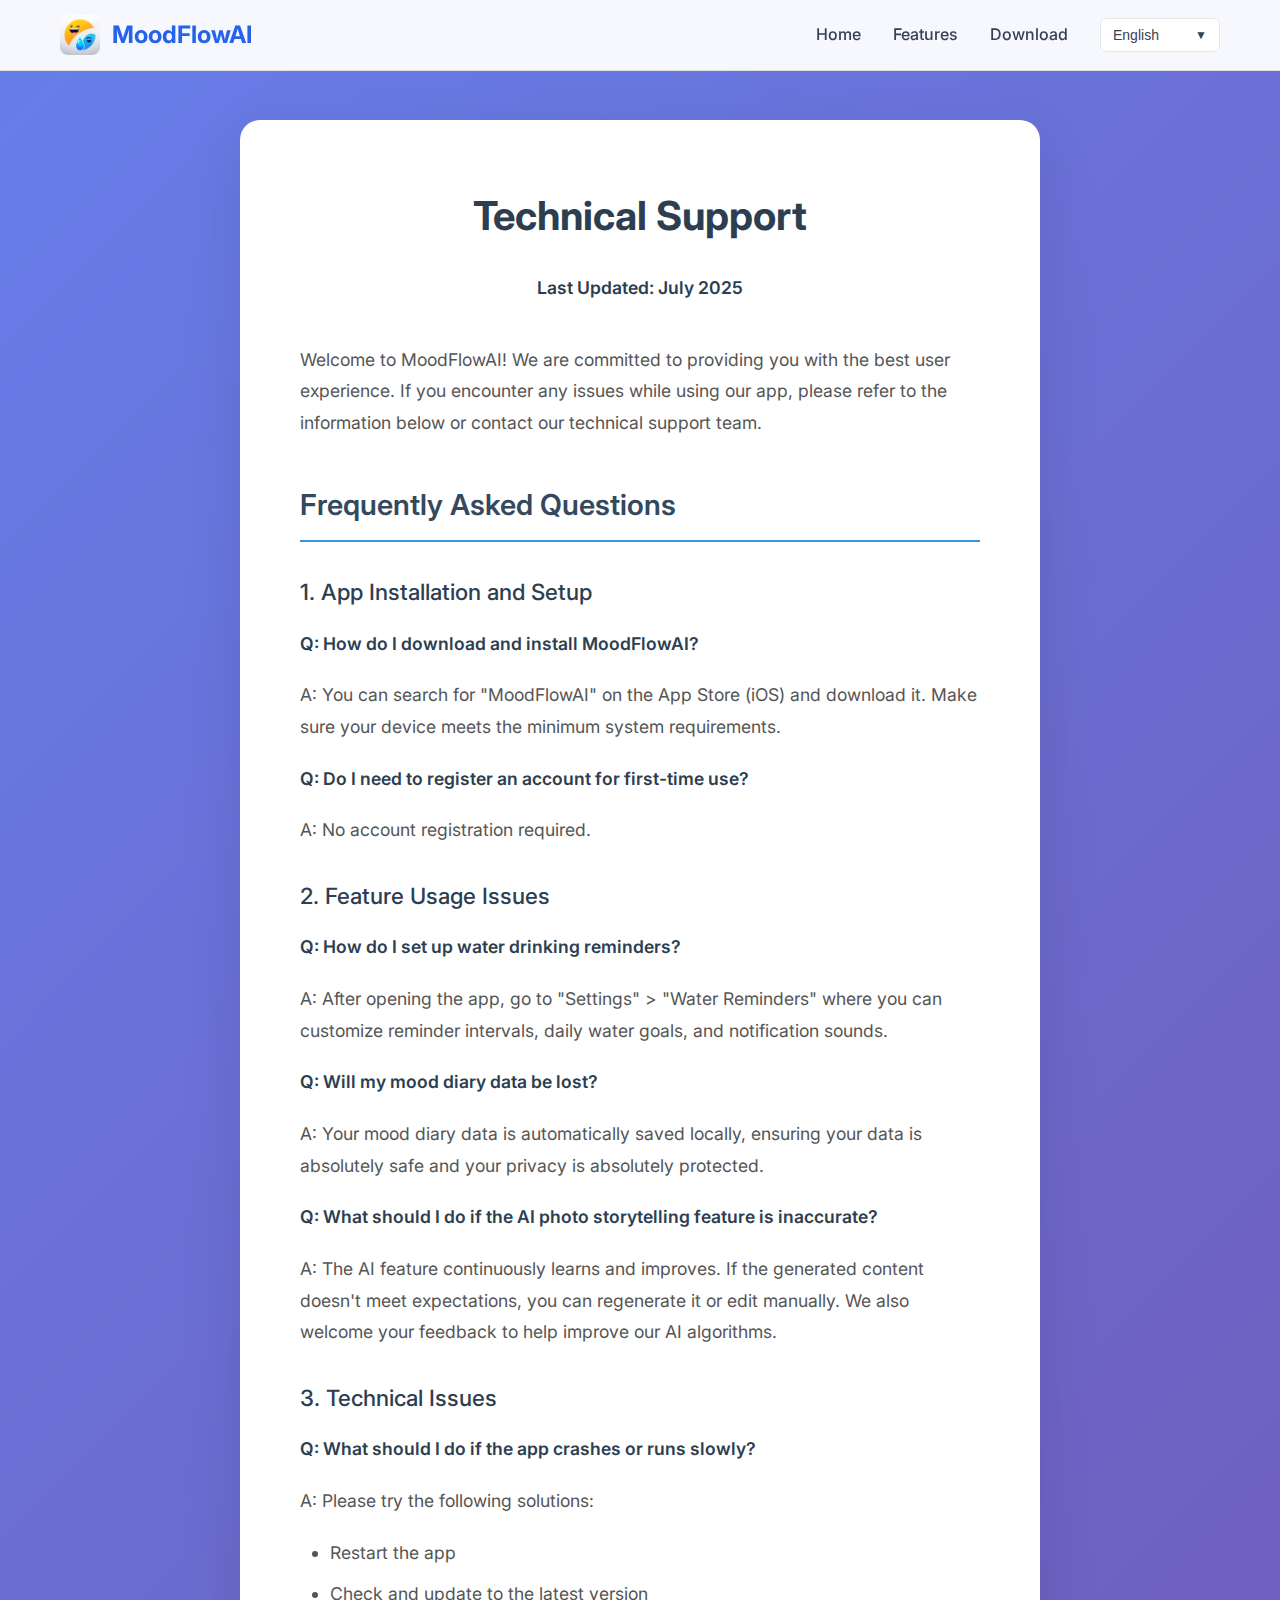
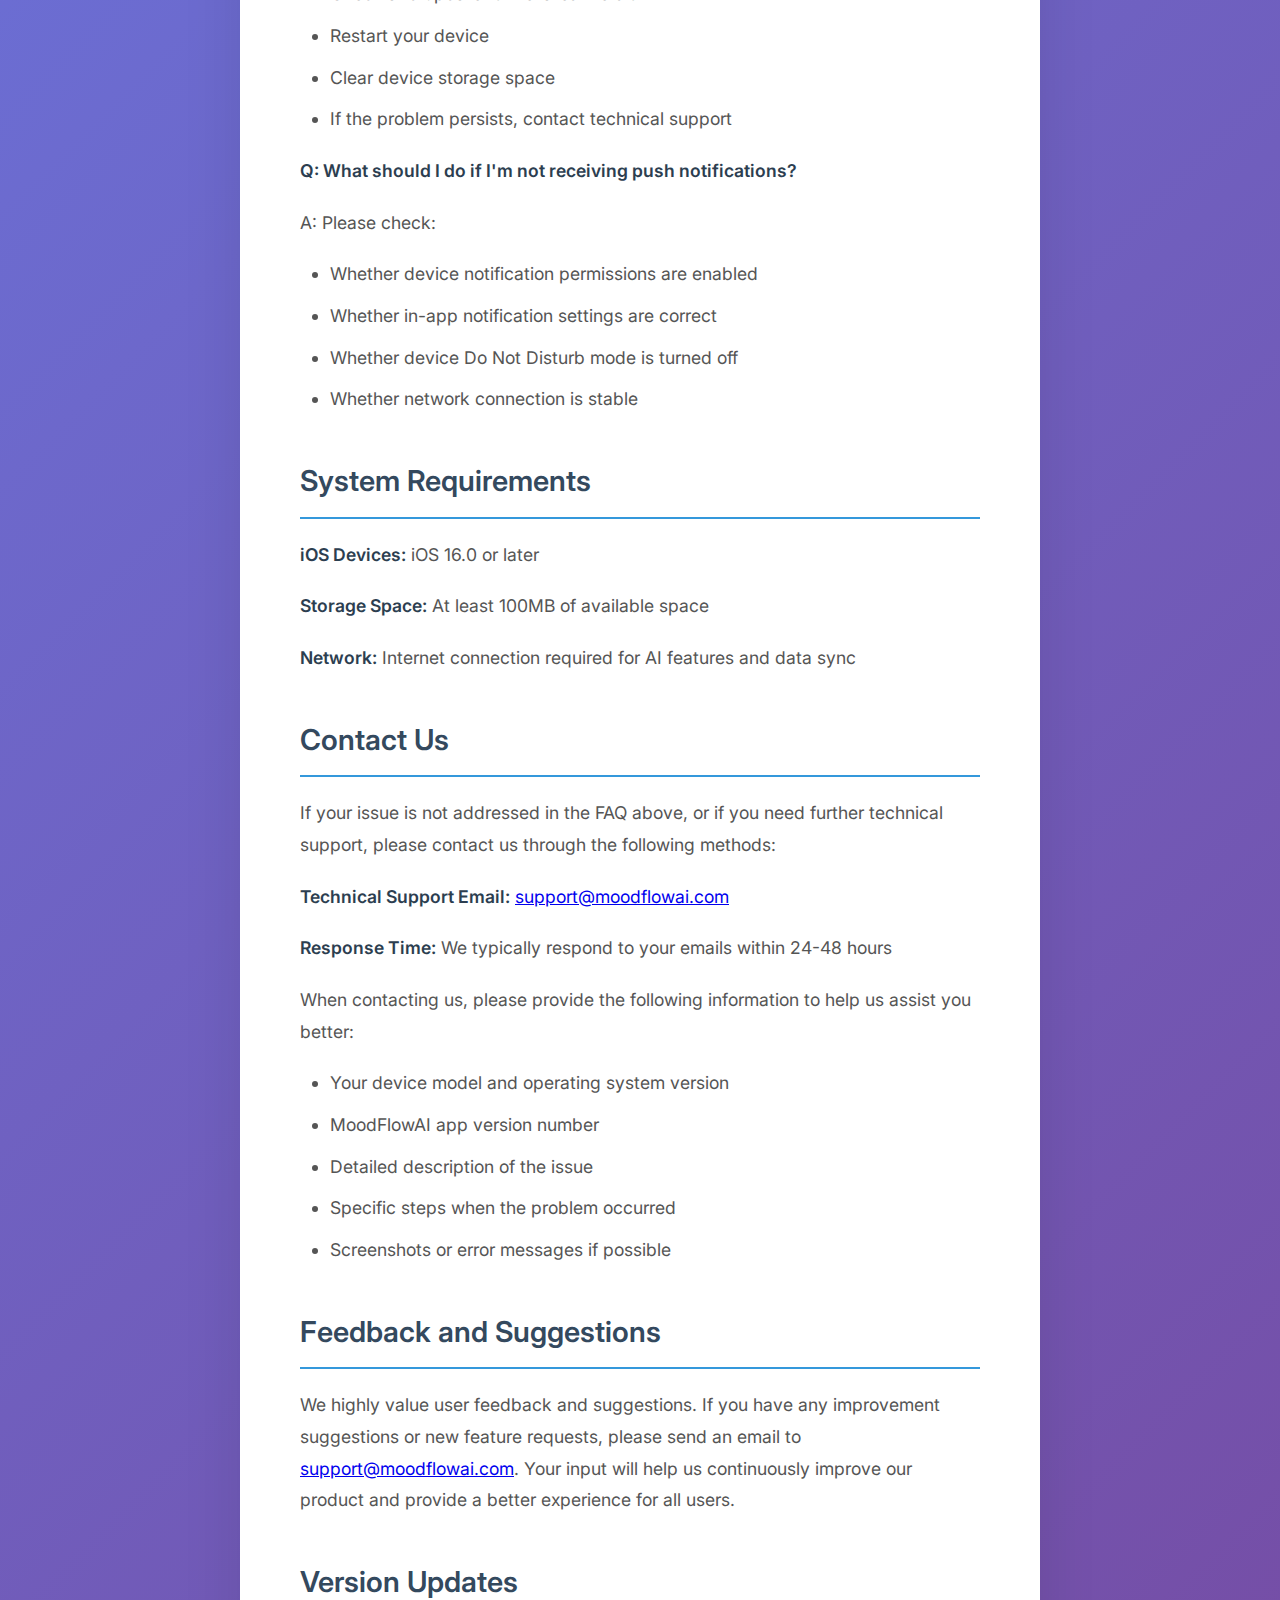
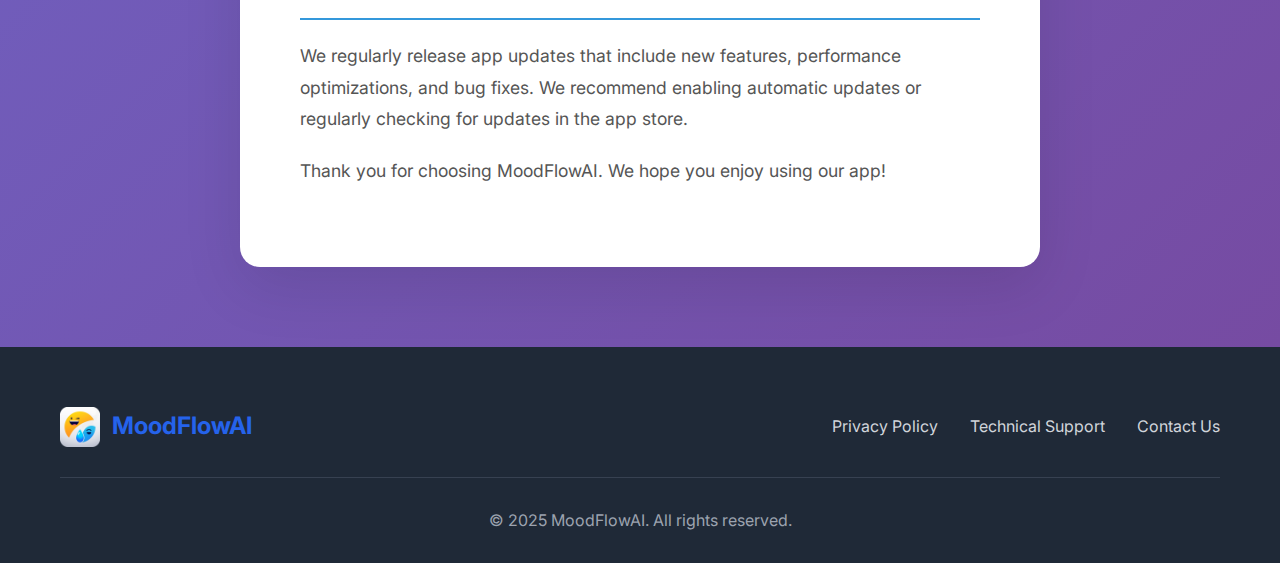
<file: support-en.html>
<!DOCTYPE html>
<html lang="en">
<head>
    <meta charset="UTF-8">
    <meta name="viewport" content="width=device-width, initial-scale=1.0">
    <title>Technical Support - MoodFlowAI</title>
    <meta name="description" content="MoodFlowAI Technical Support - Get help and resolve issues">
    <link rel="stylesheet" href="styles.css">
    <link href="https://fonts.googleapis.com/css2?family=Inter:wght@300;400;500;600;700&display=swap" rel="stylesheet">
    <link rel="apple-touch-icon" href="assets/icon-192.png">
    <link rel="icon" type="image/png" href="assets/favicon.png">
</head>
<body>
    <!-- Navigation -->
    <nav class="navbar">
        <div class="nav-container">
            <div class="nav-logo">
                <img src="assets/logo.png" alt="MoodFlowAI" class="logo">
                <span class="logo-text">MoodFlowAI</span>
            </div>
            <div class="nav-menu">
                <a href="index.html" class="nav-link">Home</a>
                <a href="index.html#features" class="nav-link">Features</a>
                <a href="index.html#download" class="nav-link">Download</a>
                <div class="language-switcher">
                    <div class="dropdown">
                        <button class="dropdown-btn" id="currentLang">
                            <span class="lang-text">English</span>
                            <span class="dropdown-arrow">▼</span>
                        </button>
                        <div class="dropdown-menu" id="langDropdown">
                            <a href="support-en.html" class="lang-btn">English</a>
                            <a href="support-zh.html" class="lang-btn">简体中文</a>
                            <a href="support-tw.html" class="lang-btn">繁體中文</a>
                        </div>
                    </div>
                </div>
            </div>
        </div>
    </nav>

    <!-- Technical Support Content -->
    <section class="privacy-policy">
        <div class="container">
            <div class="policy-content">
                <h1>Technical Support</h1>
                <p class="last-updated"><strong>Last Updated: July 2025</strong></p>
                
                <p>Welcome to MoodFlowAI! We are committed to providing you with the best user experience. If you encounter any issues while using our app, please refer to the information below or contact our technical support team.</p>
                
                <h2>Frequently Asked Questions</h2>
                
                <h3>1. App Installation and Setup</h3>
                <p><strong>Q: How do I download and install MoodFlowAI?</strong></p>
                <p>A: You can search for "MoodFlowAI" on the App Store (iOS) and download it. Make sure your device meets the minimum system requirements.</p>
                
                <p><strong>Q: Do I need to register an account for first-time use?</strong></p>
                <p>A: No account registration required.</p>
                
                <h3>2. Feature Usage Issues</h3>
                <p><strong>Q: How do I set up water drinking reminders?</strong></p>
                <p>A: After opening the app, go to "Settings" > "Water Reminders" where you can customize reminder intervals, daily water goals, and notification sounds.</p>
                
                <p><strong>Q: Will my mood diary data be lost?</strong></p>
                <p>A: Your mood diary data is automatically saved locally, ensuring your data is absolutely safe and your privacy is absolutely protected.</p>
                
                <p><strong>Q: What should I do if the AI photo storytelling feature is inaccurate?</strong></p>
                <p>A: The AI feature continuously learns and improves. If the generated content doesn't meet expectations, you can regenerate it or edit manually. We also welcome your feedback to help improve our AI algorithms.</p>
                
                <h3>3. Technical Issues</h3>
                <p><strong>Q: What should I do if the app crashes or runs slowly?</strong></p>
                <p>A: Please try the following solutions:</p>
                <ul>
                    <li>Restart the app</li>
                    <li>Check and update to the latest version</li>
                    <li>Restart your device</li>
                    <li>Clear device storage space</li>
                    <li>If the problem persists, contact technical support</li>
                </ul>
                
                <p><strong>Q: What should I do if I'm not receiving push notifications?</strong></p>
                <p>A: Please check:</p>
                <ul>
                    <li>Whether device notification permissions are enabled</li>
                    <li>Whether in-app notification settings are correct</li>
                    <li>Whether device Do Not Disturb mode is turned off</li>
                    <li>Whether network connection is stable</li>
                </ul>
                
                <h2>System Requirements</h2>
                <p><strong>iOS Devices:</strong> iOS 16.0 or later</p>
                <p><strong>Storage Space:</strong> At least 100MB of available space</p>
                <p><strong>Network:</strong> Internet connection required for AI features and data sync</p>
                
                <h2>Contact Us</h2>
                <p>If your issue is not addressed in the FAQ above, or if you need further technical support, please contact us through the following methods:</p>
                
                <div class="contact-info">
                    <p><strong>Technical Support Email:</strong> <a href="mailto:support@moodflowai.com">support@moodflowai.com</a></p>
                    <p><strong>Response Time:</strong> We typically respond to your emails within 24-48 hours</p>
                </div>
                
                <p>When contacting us, please provide the following information to help us assist you better:</p>
                <ul>
                    <li>Your device model and operating system version</li>
                    <li>MoodFlowAI app version number</li>
                    <li>Detailed description of the issue</li>
                    <li>Specific steps when the problem occurred</li>
                    <li>Screenshots or error messages if possible</li>
                </ul>
                
                <h2>Feedback and Suggestions</h2>
                <p>We highly value user feedback and suggestions. If you have any improvement suggestions or new feature requests, please send an email to <a href="mailto:support@moodflowai.com">support@moodflowai.com</a>. Your input will help us continuously improve our product and provide a better experience for all users.</p>
                
                <h2>Version Updates</h2>
                <p>We regularly release app updates that include new features, performance optimizations, and bug fixes. We recommend enabling automatic updates or regularly checking for updates in the app store.</p>
                
                <p>Thank you for choosing MoodFlowAI. We hope you enjoy using our app!</p>
            </div>
        </div>
    </section>

    <!-- Footer -->
    <footer class="footer">
        <div class="container">
            <div class="footer-content">
                <div class="footer-logo">
                    <img src="assets/logo.png" alt="MoodFlowAI" class="logo">
                    <span class="logo-text">MoodFlowAI</span>
                </div>
                <div class="footer-links">
                    <a href="privacy-en.html">Privacy Policy</a>
                    <a href="support-en.html">Technical Support</a>
                    <a href="mailto:support@moodflowai.com">Contact Us</a>
                </div>
            </div>
            <div class="footer-bottom">
                <p>&copy; 2025 MoodFlowAI. All rights reserved.</p>
            </div>
        </div>
    </footer>

    <script src="script.js"></script>
</body>
</html>
</file>
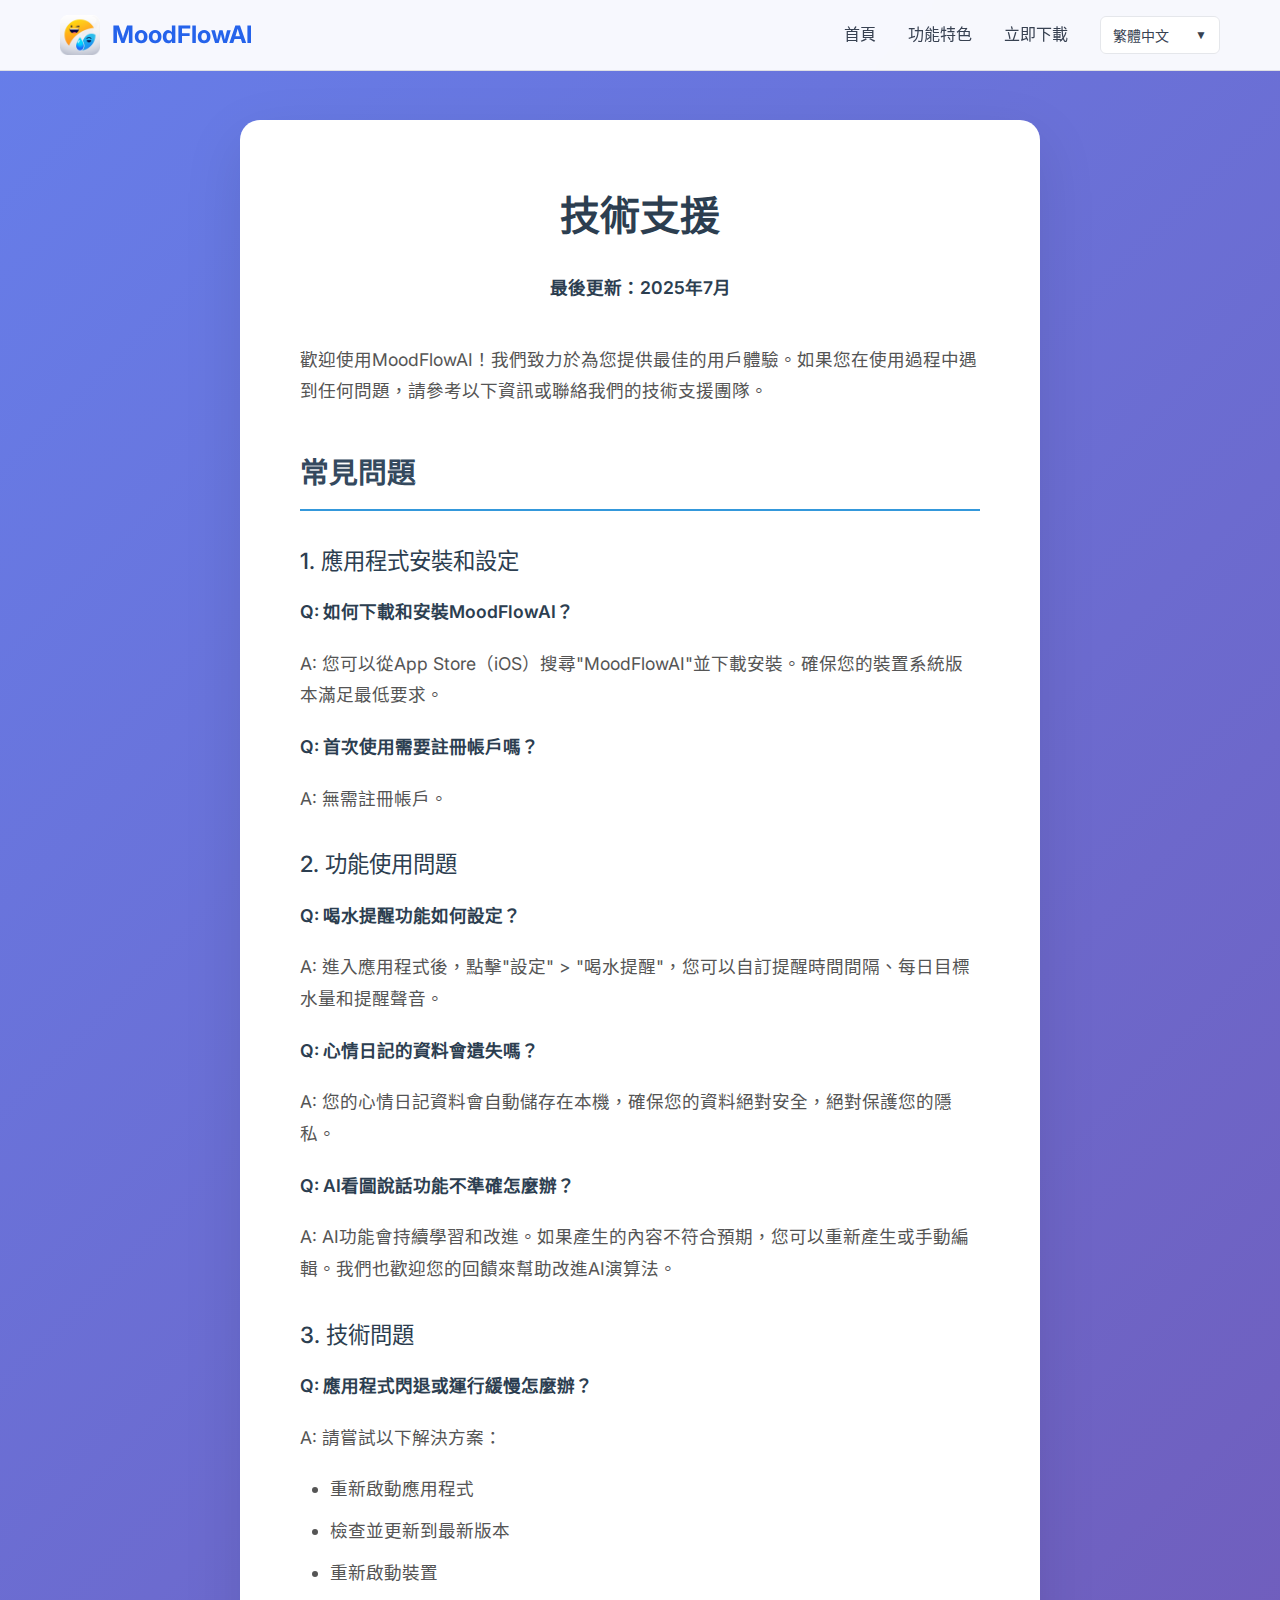
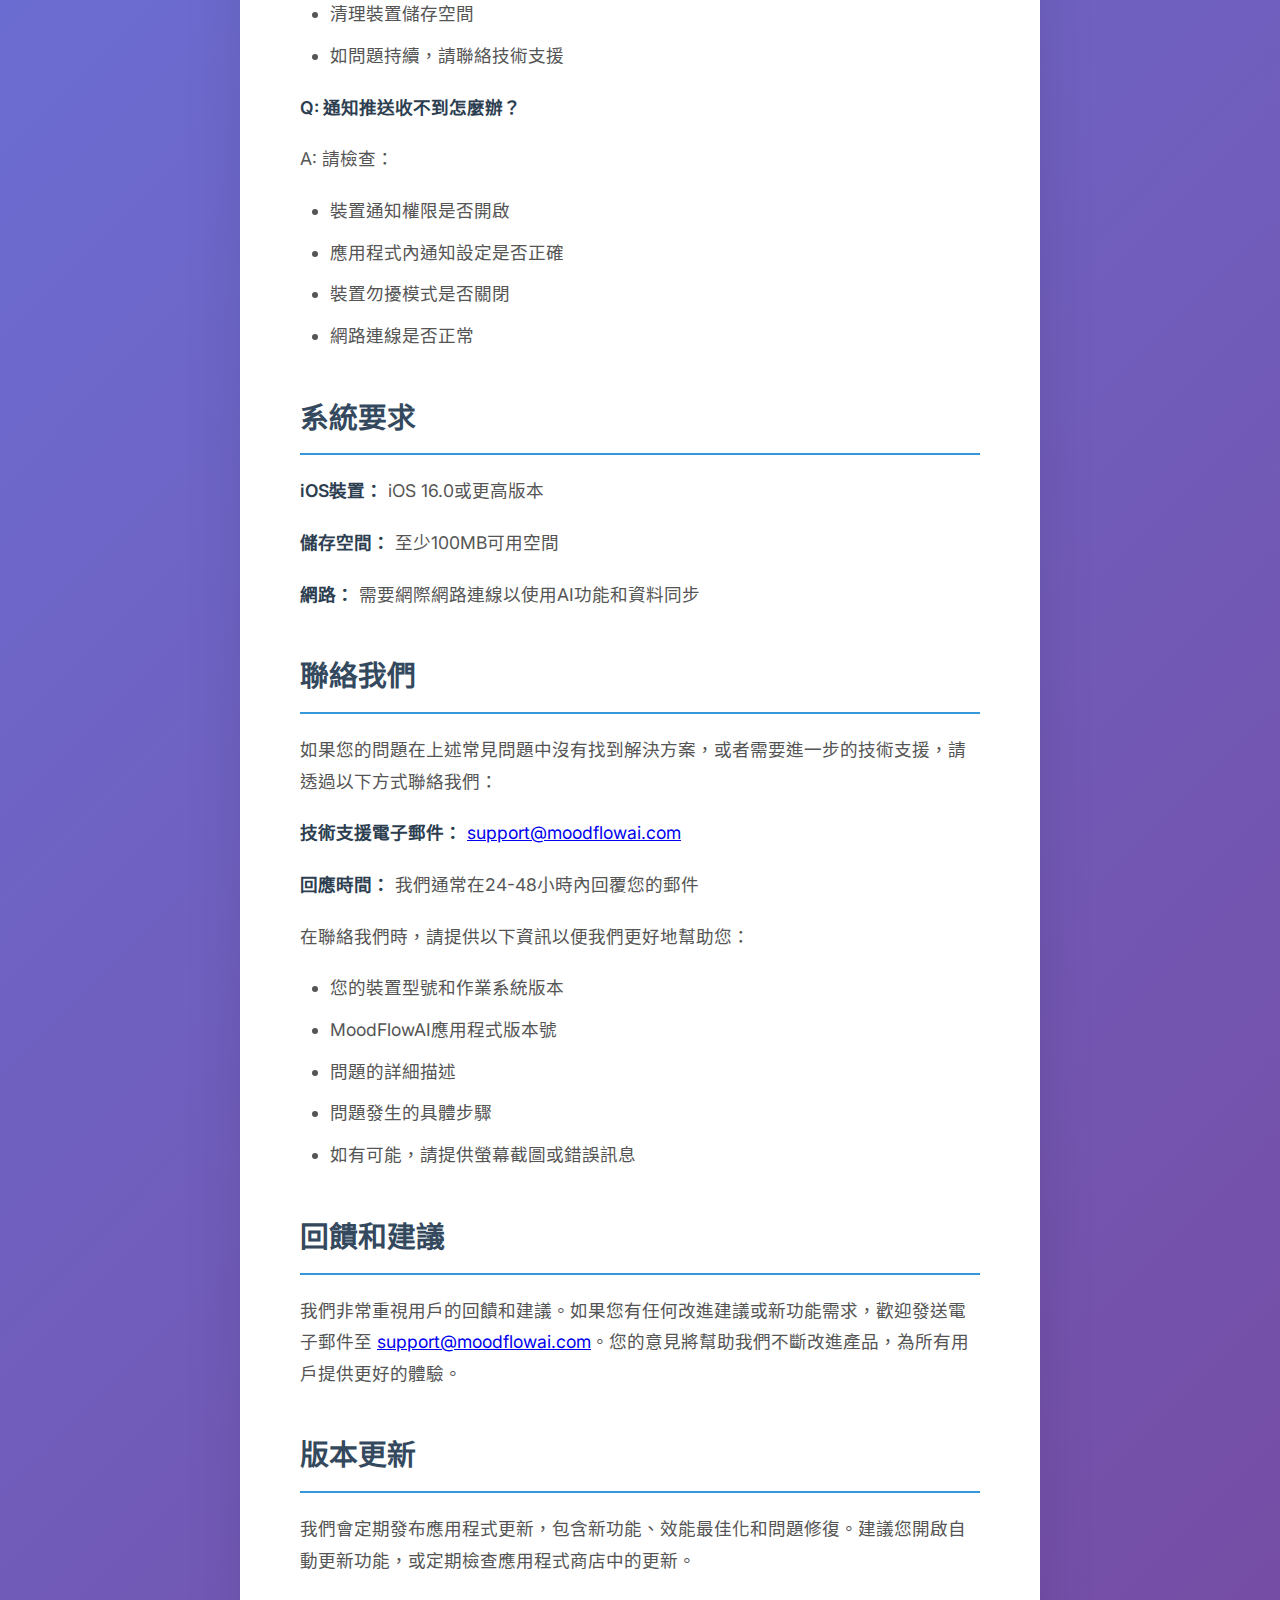
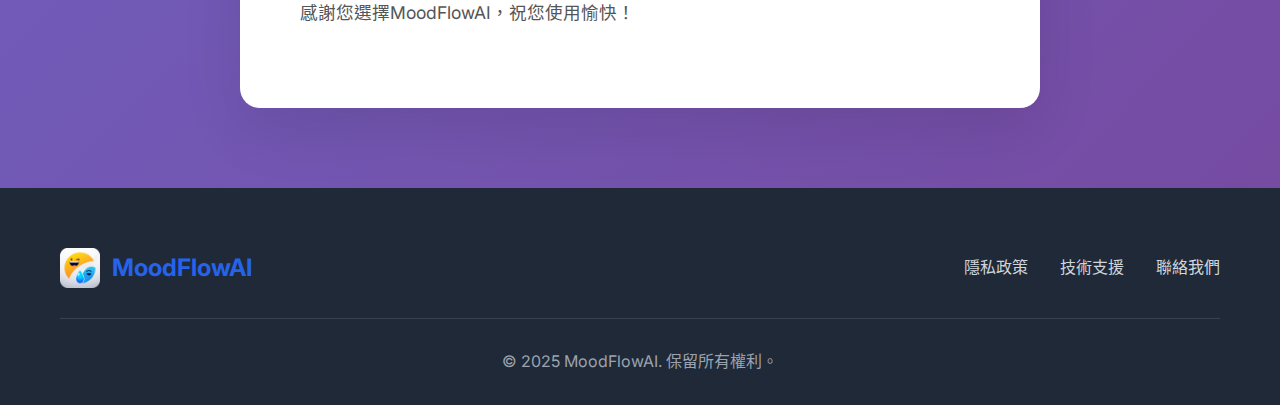
<file: support-tw.html>
<!DOCTYPE html>
<html lang="zh-TW">
<head>
    <meta charset="UTF-8">
    <meta name="viewport" content="width=device-width, initial-scale=1.0">
    <title>技術支援 - MoodFlowAI</title>
    <meta name="description" content="MoodFlowAI技術支援 - 獲取幫助和解決問題">
    <link rel="stylesheet" href="styles.css">
    <link href="https://fonts.googleapis.com/css2?family=Inter:wght@300;400;500;600;700&display=swap" rel="stylesheet">
    <link rel="apple-touch-icon" href="assets/icon-192.png">
    <link rel="icon" type="image/png" href="assets/favicon.png">
</head>
<body>
    <!-- Navigation -->
    <nav class="navbar">
        <div class="nav-container">
            <div class="nav-logo">
                <img src="assets/logo.png" alt="MoodFlowAI" class="logo">
                <span class="logo-text">MoodFlowAI</span>
            </div>
            <div class="nav-menu">
                <a href="index.html" class="nav-link">首頁</a>
                <a href="index.html#features" class="nav-link">功能特色</a>
                <a href="index.html#download" class="nav-link">立即下載</a>
                <div class="language-switcher">
                    <div class="dropdown">
                        <button class="dropdown-btn" id="currentLang">
                            <span class="lang-text">繁體中文</span>
                            <span class="dropdown-arrow">▼</span>
                        </button>
                        <div class="dropdown-menu" id="langDropdown">
                            <a href="support-en.html" class="lang-btn">English</a>
                            <a href="support-zh.html" class="lang-btn">简体中文</a>
                            <a href="support-tw.html" class="lang-btn">繁體中文</a>
                        </div>
                    </div>
                </div>
            </div>
        </div>
    </nav>

    <!-- Technical Support Content -->
    <section class="privacy-policy">
        <div class="container">
            <div class="policy-content">
                <h1>技術支援</h1>
                <p class="last-updated"><strong>最後更新：2025年7月</strong></p>
                
                <p>歡迎使用MoodFlowAI！我們致力於為您提供最佳的用戶體驗。如果您在使用過程中遇到任何問題，請參考以下資訊或聯絡我們的技術支援團隊。</p>
                
                <h2>常見問題</h2>
                
                <h3>1. 應用程式安裝和設定</h3>
                <p><strong>Q: 如何下載和安裝MoodFlowAI？</strong></p>
                <p>A: 您可以從App Store（iOS）搜尋"MoodFlowAI"並下載安裝。確保您的裝置系統版本滿足最低要求。</p>
                
                <p><strong>Q: 首次使用需要註冊帳戶嗎？</strong></p>
                <p>A: 無需註冊帳戶。</p>
                
                <h3>2. 功能使用問題</h3>
                <p><strong>Q: 喝水提醒功能如何設定？</strong></p>
                <p>A: 進入應用程式後，點擊"設定" > "喝水提醒"，您可以自訂提醒時間間隔、每日目標水量和提醒聲音。</p>
                
                <p><strong>Q: 心情日記的資料會遺失嗎？</strong></p>
                <p>A: 您的心情日記資料會自動儲存在本機，確保您的資料絕對安全，絕對保護您的隱私。</p>
                
                <p><strong>Q: AI看圖說話功能不準確怎麼辦？</strong></p>
                <p>A: AI功能會持續學習和改進。如果產生的內容不符合預期，您可以重新產生或手動編輯。我們也歡迎您的回饋來幫助改進AI演算法。</p>
                
                <h3>3. 技術問題</h3>
                <p><strong>Q: 應用程式閃退或運行緩慢怎麼辦？</strong></p>
                <p>A: 請嘗試以下解決方案：</p>
                <ul>
                    <li>重新啟動應用程式</li>
                    <li>檢查並更新到最新版本</li>
                    <li>重新啟動裝置</li>
                    <li>清理裝置儲存空間</li>
                    <li>如問題持續，請聯絡技術支援</li>
                </ul>
                
                <p><strong>Q: 通知推送收不到怎麼辦？</strong></p>
                <p>A: 請檢查：</p>
                <ul>
                    <li>裝置通知權限是否開啟</li>
                    <li>應用程式內通知設定是否正確</li>
                    <li>裝置勿擾模式是否關閉</li>
                    <li>網路連線是否正常</li>
                </ul>
                
                <h2>系統要求</h2>
                <p><strong>iOS裝置：</strong> iOS 16.0或更高版本</p>
                <p><strong>儲存空間：</strong> 至少100MB可用空間</p>
                <p><strong>網路：</strong> 需要網際網路連線以使用AI功能和資料同步</p>
                
                <h2>聯絡我們</h2>
                <p>如果您的問題在上述常見問題中沒有找到解決方案，或者需要進一步的技術支援，請透過以下方式聯絡我們：</p>
                
                <div class="contact-info">
                    <p><strong>技術支援電子郵件：</strong> <a href="mailto:support@moodflowai.com">support@moodflowai.com</a></p>
                    <p><strong>回應時間：</strong> 我們通常在24-48小時內回覆您的郵件</p>
                </div>
                
                <p>在聯絡我們時，請提供以下資訊以便我們更好地幫助您：</p>
                <ul>
                    <li>您的裝置型號和作業系統版本</li>
                    <li>MoodFlowAI應用程式版本號</li>
                    <li>問題的詳細描述</li>
                    <li>問題發生的具體步驟</li>
                    <li>如有可能，請提供螢幕截圖或錯誤訊息</li>
                </ul>
                
                <h2>回饋和建議</h2>
                <p>我們非常重視用戶的回饋和建議。如果您有任何改進建議或新功能需求，歡迎發送電子郵件至 <a href="mailto:support@moodflowai.com">support@moodflowai.com</a>。您的意見將幫助我們不斷改進產品，為所有用戶提供更好的體驗。</p>
                
                <h2>版本更新</h2>
                <p>我們會定期發布應用程式更新，包含新功能、效能最佳化和問題修復。建議您開啟自動更新功能，或定期檢查應用程式商店中的更新。</p>
                
                <p>感謝您選擇MoodFlowAI，祝您使用愉快！</p>
            </div>
        </div>
    </section>

    <!-- Footer -->
    <footer class="footer">
        <div class="container">
            <div class="footer-content">
                <div class="footer-logo">
                    <img src="assets/logo.png" alt="MoodFlowAI" class="logo">
                    <span class="logo-text">MoodFlowAI</span>
                </div>
                <div class="footer-links">
                    <a href="privacy-tw.html">隱私政策</a>
                    <a href="support-tw.html">技術支援</a>
                    <a href="mailto:support@moodflowai.com">聯絡我們</a>
                </div>
            </div>
            <div class="footer-bottom">
                <p>&copy; 2025 MoodFlowAI. 保留所有權利。</p>
            </div>
        </div>
    </footer>

    <script src="script.js"></script>
</body>
</html>
</file>
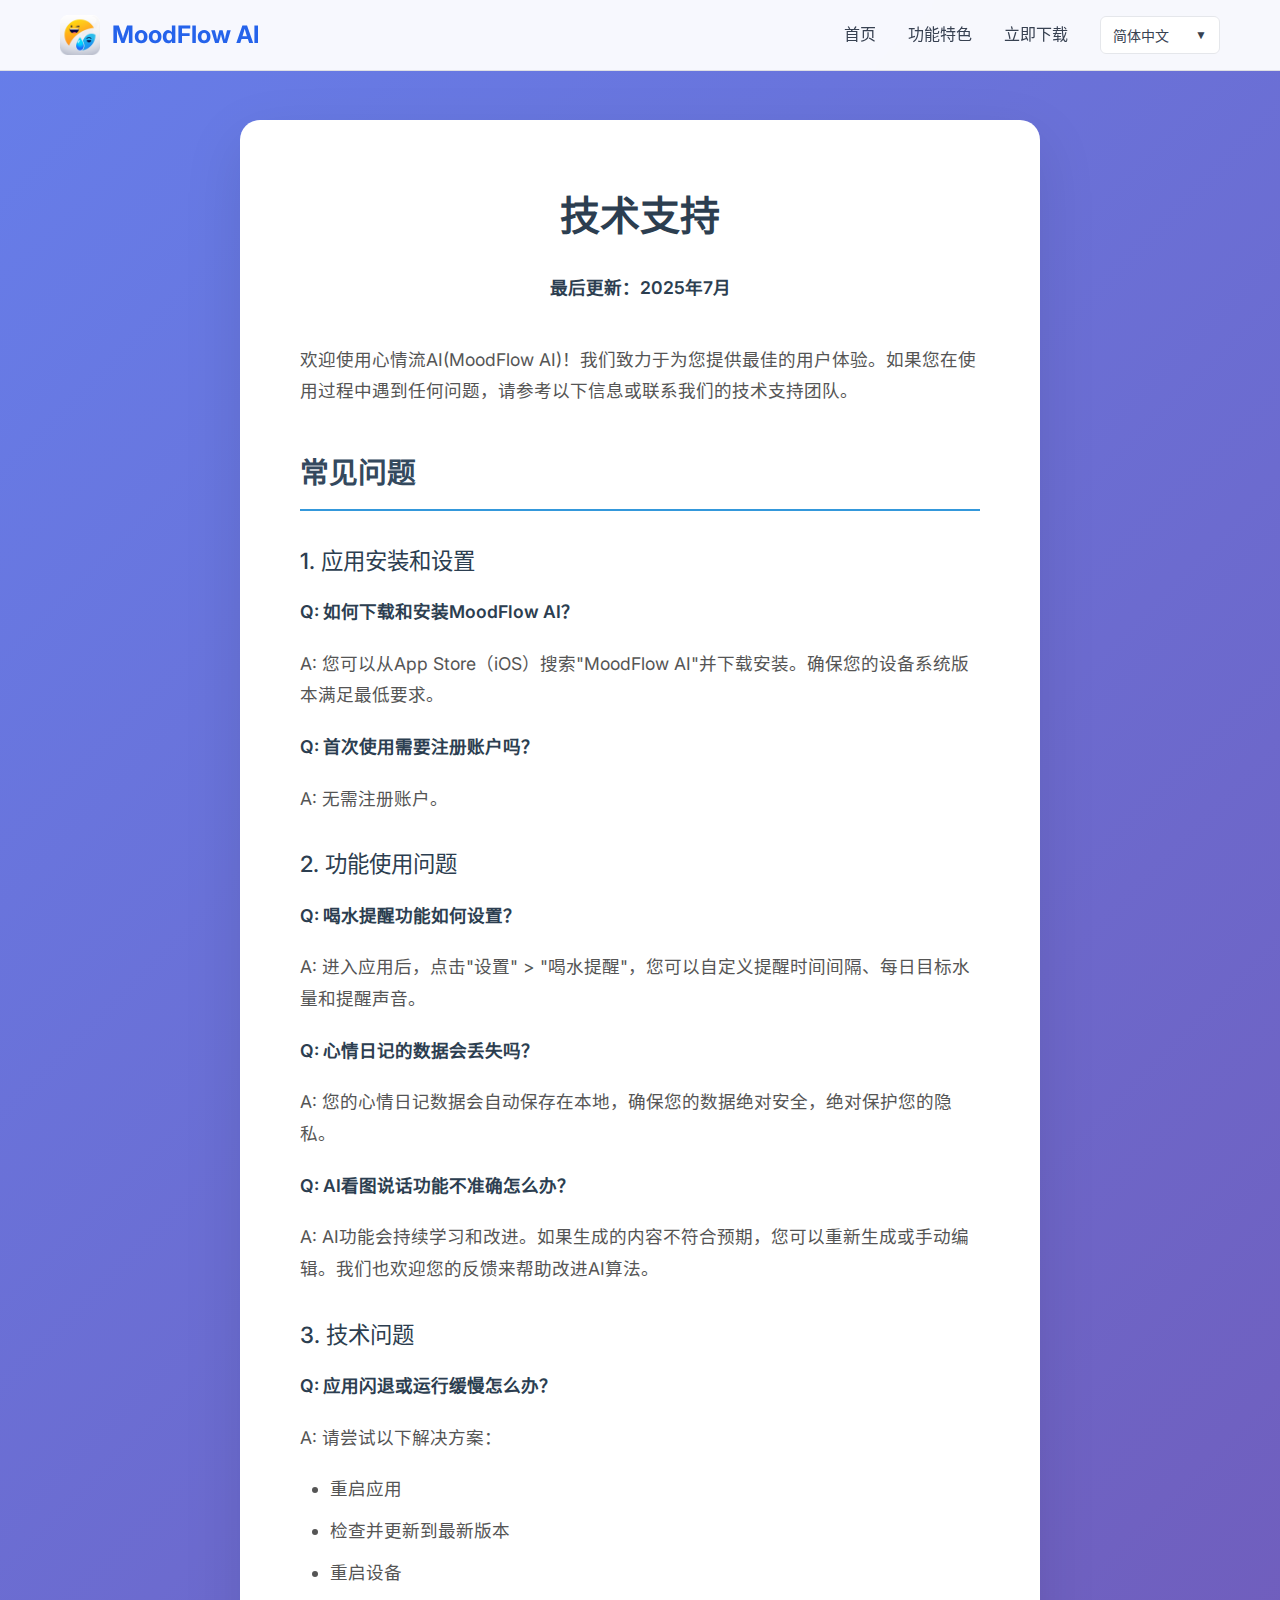
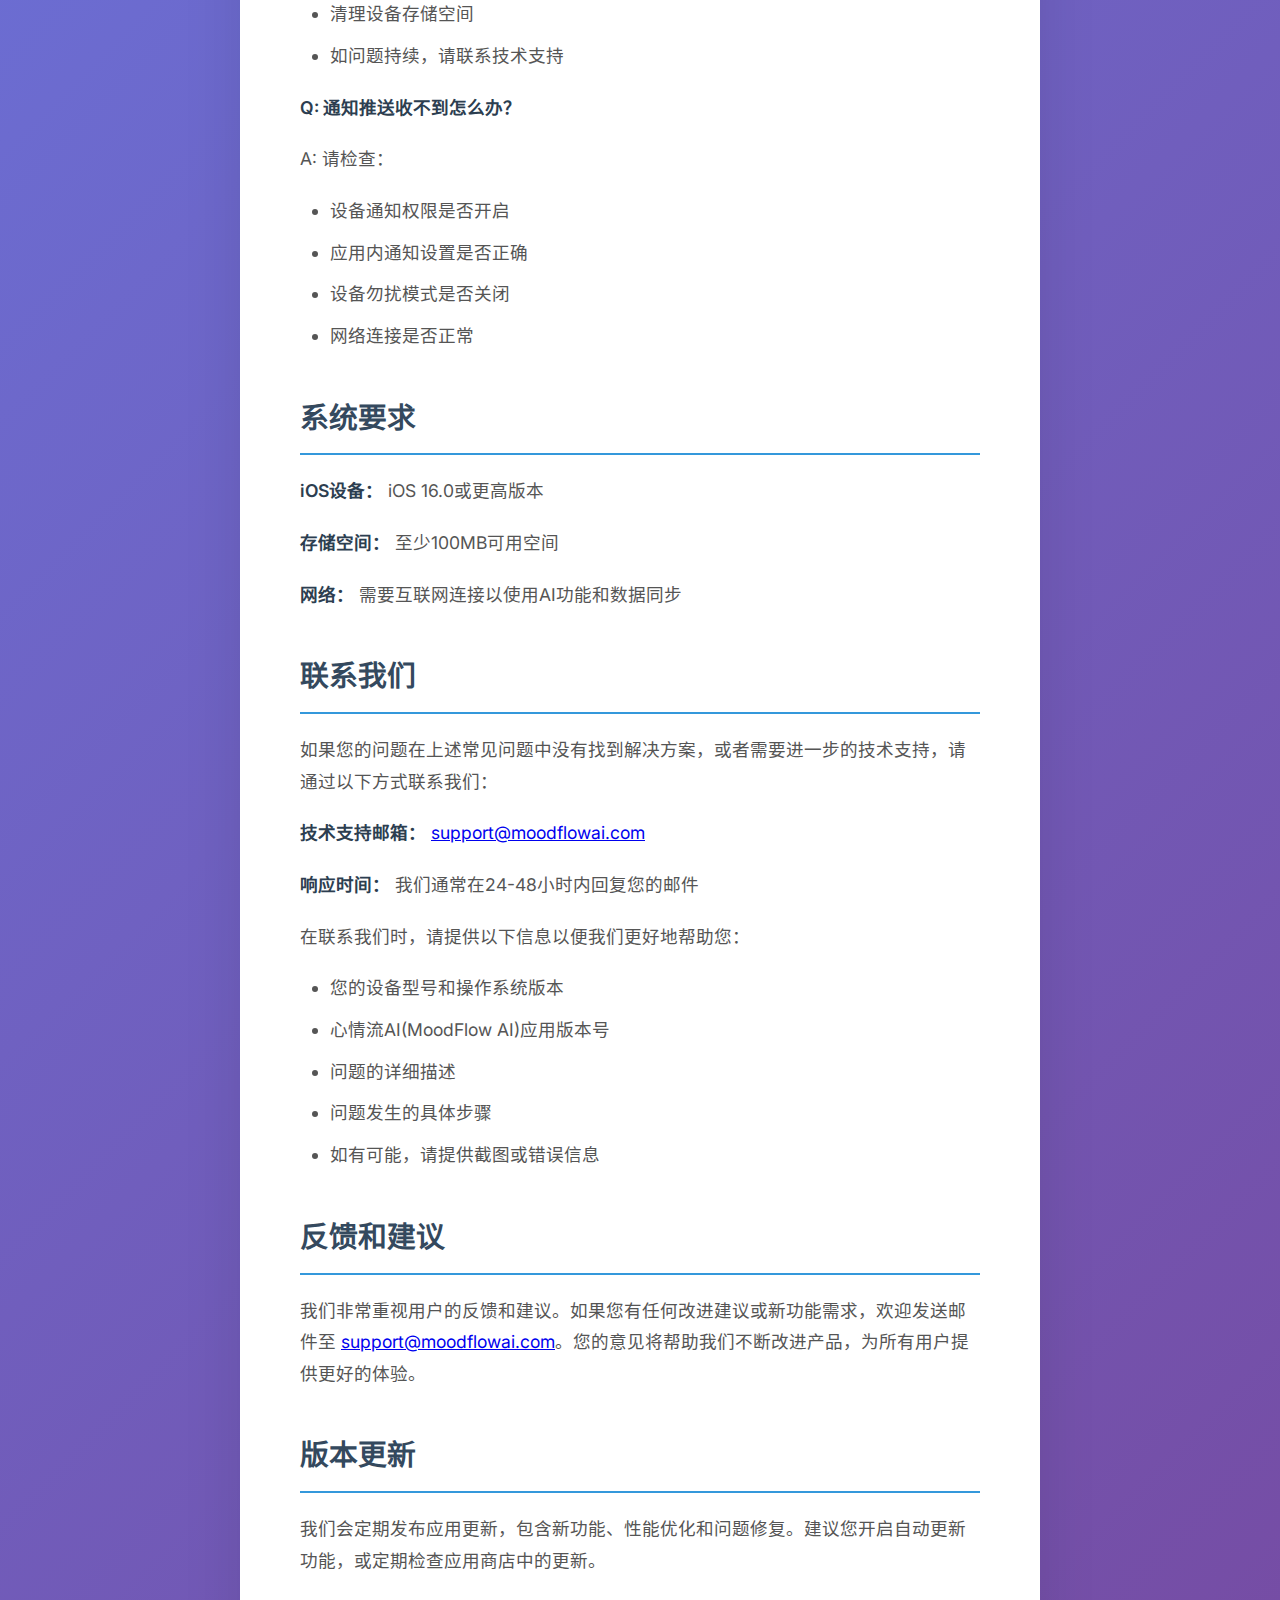
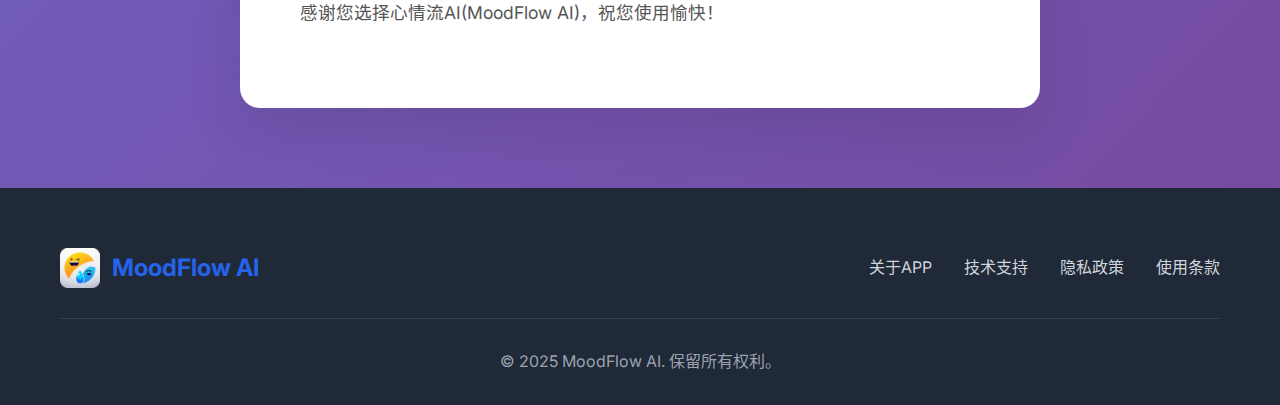
<file: support-zh.html>
<!DOCTYPE html>
<html lang="zh-CN">
<head>
    <meta charset="UTF-8">
    <meta name="viewport" content="width=device-width, initial-scale=1.0">
    <title>技术支持 - MoodFlow AI</title>
    <meta name="description" content="MoodFlow AI技术支持 - 获取帮助和解决问题">
    <link rel="stylesheet" href="styles.css">
    <link href="https://fonts.googleapis.com/css2?family=Inter:wght@300;400;500;600;700&display=swap" rel="stylesheet">
    <link rel="apple-touch-icon" href="assets/icon-192.png">
    <link rel="icon" type="image/png" href="assets/favicon.png">
</head>
<body>
    <!-- Navigation -->
    <nav class="navbar">
        <div class="nav-container">
            <div class="nav-logo">
                <img src="assets/logo.png" alt="MoodFlow AI" class="logo">
                <span class="logo-text">MoodFlow AI</span>
            </div>
            <div class="nav-menu">
                <a href="index.html" class="nav-link">首页</a>
                <a href="index.html#features" class="nav-link">功能特色</a>
                <a href="index.html#download" class="nav-link">立即下载</a>
                <div class="language-switcher">
                    <div class="dropdown">
                        <button class="dropdown-btn" id="currentLang">
                            <span class="lang-text">简体中文</span>
                            <span class="dropdown-arrow">▼</span>
                        </button>
                        <div class="dropdown-menu" id="langDropdown">
                            <a href="support-en.html" class="lang-btn">English</a>
                            <a href="support-zh.html" class="lang-btn">简体中文</a>
                            <a href="support-tw.html" class="lang-btn">繁體中文</a>
                        </div>
                    </div>
                </div>
            </div>
        </div>
    </nav>

    <!-- Technical Support Content -->
    <section class="privacy-policy">
        <div class="container">
            <div class="policy-content">
                <h1>技术支持</h1>
                <p class="last-updated"><strong>最后更新：2025年7月</strong></p>
                
                <p>欢迎使用心情流AI(MoodFlow AI)！我们致力于为您提供最佳的用户体验。如果您在使用过程中遇到任何问题，请参考以下信息或联系我们的技术支持团队。</p>
                
                <h2>常见问题</h2>
                
                <h3>1. 应用安装和设置</h3>
                <p><strong>Q: 如何下载和安装MoodFlow AI？</strong></p>
                <p>A: 您可以从App Store（iOS）搜索"MoodFlow AI"并下载安装。确保您的设备系统版本满足最低要求。</p>
                
                <p><strong>Q: 首次使用需要注册账户吗？</strong></p>
                <p>A: 无需注册账户。</p>
                
                <h3>2. 功能使用问题</h3>
                <p><strong>Q: 喝水提醒功能如何设置？</strong></p>
                <p>A: 进入应用后，点击"设置" > "喝水提醒"，您可以自定义提醒时间间隔、每日目标水量和提醒声音。</p>
                
                <p><strong>Q: 心情日记的数据会丢失吗？</strong></p>
                <p>A: 您的心情日记数据会自动保存在本地，确保您的数据绝对安全，绝对保护您的隐私。</p>
                
                <p><strong>Q: AI看图说话功能不准确怎么办？</strong></p>
                <p>A: AI功能会持续学习和改进。如果生成的内容不符合预期，您可以重新生成或手动编辑。我们也欢迎您的反馈来帮助改进AI算法。</p>
                
                <h3>3. 技术问题</h3>
                <p><strong>Q: 应用闪退或运行缓慢怎么办？</strong></p>
                <p>A: 请尝试以下解决方案：</p>
                <ul>
                    <li>重启应用</li>
                    <li>检查并更新到最新版本</li>
                    <li>重启设备</li>
                    <li>清理设备存储空间</li>
                    <li>如问题持续，请联系技术支持</li>
                </ul>
                
                <p><strong>Q: 通知推送收不到怎么办？</strong></p>
                <p>A: 请检查：</p>
                <ul>
                    <li>设备通知权限是否开启</li>
                    <li>应用内通知设置是否正确</li>
                    <li>设备勿扰模式是否关闭</li>
                    <li>网络连接是否正常</li>
                </ul>
                
                <h2>系统要求</h2>
                <p><strong>iOS设备：</strong> iOS 16.0或更高版本</p>
                <p><strong>存储空间：</strong> 至少100MB可用空间</p>
                <p><strong>网络：</strong> 需要互联网连接以使用AI功能和数据同步</p>
                
                <h2>联系我们</h2>
                <p>如果您的问题在上述常见问题中没有找到解决方案，或者需要进一步的技术支持，请通过以下方式联系我们：</p>
                
                <div class="contact-info">
                    <p><strong>技术支持邮箱：</strong> <a href="mailto:support@moodflowai.com">support@moodflowai.com</a></p>
                    <p><strong>响应时间：</strong> 我们通常在24-48小时内回复您的邮件</p>
                </div>
                
                <p>在联系我们时，请提供以下信息以便我们更好地帮助您：</p>
                <ul>
                    <li>您的设备型号和操作系统版本</li>
                    <li>心情流AI(MoodFlow AI)应用版本号</li>
                    <li>问题的详细描述</li>
                    <li>问题发生的具体步骤</li>
                    <li>如有可能，请提供截图或错误信息</li>
                </ul>
                
                <h2>反馈和建议</h2>
                <p>我们非常重视用户的反馈和建议。如果您有任何改进建议或新功能需求，欢迎发送邮件至 <a href="mailto:support@moodflowai.com">support@moodflowai.com</a>。您的意见将帮助我们不断改进产品，为所有用户提供更好的体验。</p>
                
                <h2>版本更新</h2>
                <p>我们会定期发布应用更新，包含新功能、性能优化和问题修复。建议您开启自动更新功能，或定期检查应用商店中的更新。</p>
                
                <p>感谢您选择心情流AI(MoodFlow AI)，祝您使用愉快！</p>
            </div>
        </div>
    </section>

    <!-- Footer -->
    <footer class="footer">
        <div class="container">
            <div class="footer-content">
                <div class="footer-logo">
                    <img src="assets/logo.png" alt="MoodFlow AI" class="logo">
                    <span class="logo-text">MoodFlow AI</span>
                </div>
                <div class="footer-links">
                    <a href="about-zh.html">关于APP</a>
                    <a href="support-zh.html">技术支持</a>
                    <a href="privacy-zh.html">隐私政策</a>
                    <a href="#terms">使用条款</a>
                </div>
            </div>
            <div class="footer-bottom">
                <p>&copy; 2025 MoodFlow AI. 保留所有权利。</p>
            </div>
        </div>
    </footer>

    <script src="script.js"></script>
</body>
</html>
</file>
<file: styles.css>
/* Reset and Base Styles */
* {
    margin: 0;
    padding: 0;
    box-sizing: border-box;
}

body {
    font-family: 'Inter', -apple-system, BlinkMacSystemFont, 'Segoe UI', Roboto, sans-serif;
    line-height: 1.6;
    color: #333;
    background-color: #fff;
}

.container {
    max-width: 1200px;
    margin: 0 auto;
    padding: 0 20px;
}

/* Navigation */
.navbar {
    position: fixed;
    top: 0;
    width: 100%;
    background: rgba(255, 255, 255, 0.95);
    backdrop-filter: blur(10px);
    border-bottom: 1px solid rgba(0, 0, 0, 0.1);
    z-index: 1000;
    transition: all 0.3s ease;
}

.nav-container {
    max-width: 1200px;
    margin: 0 auto;
    padding: 0 20px;
    display: flex;
    justify-content: space-between;
    align-items: center;
    height: 70px;
}

.nav-logo {
    display: flex;
    align-items: center;
    gap: 12px;
}

.logo {
    width: 40px;
    height: 40px;
}

.logo-text {
    font-size: 24px;
    font-weight: 700;
    color: #2563eb;
}

.nav-menu {
    display: flex;
    align-items: center;
    gap: 32px;
}

.nav-link {
    text-decoration: none;
    color: #374151;
    font-weight: 500;
    transition: color 0.3s ease;
}

.nav-link:hover {
    color: #2563eb;
}

.language-switcher {
    position: relative;
}

.dropdown {
    position: relative;
    display: inline-block;
}

.dropdown-btn {
    display: flex;
    align-items: center;
    gap: 8px;
    padding: 8px 12px;
    border: 1px solid #e5e7eb;
    background: white;
    color: #374151;
    border-radius: 6px;
    cursor: pointer;
    font-size: 14px;
    transition: all 0.3s ease;
    min-width: 120px;
    justify-content: space-between;
}

.dropdown-btn:hover {
    border-color: #2563eb;
    color: #2563eb;
}

.dropdown-arrow {
    font-size: 12px;
    transition: transform 0.3s ease;
}

.dropdown.active .dropdown-arrow {
    transform: rotate(180deg);
}

.dropdown-menu {
    position: absolute;
    top: 100%;
    left: 0;
    right: 0;
    background: white;
    border: 1px solid #e5e7eb;
    border-radius: 6px;
    box-shadow: 0 4px 6px -1px rgba(0, 0, 0, 0.1);
    z-index: 1000;
    opacity: 0;
    visibility: hidden;
    transform: translateY(-10px);
    transition: all 0.3s ease;
}

.dropdown.active .dropdown-menu {
    opacity: 1;
    visibility: visible;
    transform: translateY(0);
}

.lang-btn {
    display: block;
    width: 100%;
    padding: 8px 12px;
    border: none;
    background: transparent;
    color: #374151;
    cursor: pointer;
    font-size: 14px;
    text-align: left;
    transition: all 0.3s ease;
}

.lang-btn:hover {
    background: #f3f4f6;
    color: #2563eb;
}

.lang-btn.active {
    background: #2563eb;
    color: white;
}

/* Hero Section */
.hero {
    padding: 120px 0 80px;
    background: linear-gradient(135deg, #667eea 0%, #764ba2 100%);
    color: white;
    overflow: hidden;
}

.hero-container {
    max-width: 1200px;
    margin: 0 auto;
    padding: 0 20px;
    display: grid;
    grid-template-columns: 1fr 1fr;
    gap: 60px;
    align-items: center;
}

.hero-title {
    font-size: 3.5rem;
    font-weight: 700;
    line-height: 1.2;
    margin-bottom: 24px;
}

.hero-subtitle {
    font-size: 1.25rem;
    line-height: 1.6;
    margin-bottom: 32px;
    opacity: 0.9;
}

.hero-buttons {
    display: flex;
    gap: 16px;
}

.btn {
    padding: 14px 28px;
    border-radius: 12px;
    text-decoration: none;
    font-weight: 600;
    font-size: 16px;
    transition: all 0.3s ease;
    display: inline-block;
}

.btn-primary {
    background: white;
    color: #2563eb;
}

.btn-primary:hover {
    transform: translateY(-2px);
    box-shadow: 0 10px 25px rgba(0, 0, 0, 0.2);
}

.btn-secondary {
    background: transparent;
    color: white;
    border: 2px solid white;
}

.btn-secondary:hover {
    background: white;
    color: #2563eb;
}

.hero-image {
    text-align: center;
}

.phone-mockup {
    max-width: 100%;
    height: auto;
    filter: drop-shadow(0 20px 40px rgba(0, 0, 0, 0.3));
}

/* Features Section */
.features {
    padding: 100px 0;
    background: #f8fafc;
}

.section-title {
    font-size: 2.5rem;
    font-weight: 700;
    text-align: center;
    margin-bottom: 60px;
    color: #1f2937;
}

.features-grid {
    display: grid;
    grid-template-columns: repeat(auto-fit, minmax(350px, 1fr));
    gap: 40px;
}

.feature-card {
    background: white;
    padding: 40px;
    border-radius: 20px;
    text-align: center;
    box-shadow: 0 4px 20px rgba(0, 0, 0, 0.08);
    transition: transform 0.3s ease, box-shadow 0.3s ease;
}

.feature-card:hover {
    transform: translateY(-8px);
    box-shadow: 0 20px 40px rgba(0, 0, 0, 0.15);
}

.feature-icon {
    font-size: 4rem;
    margin-bottom: 24px;
}

.feature-card h3 {
    font-size: 1.5rem;
    font-weight: 600;
    margin-bottom: 16px;
    color: #1f2937;
}

.feature-card p {
    color: #6b7280;
    line-height: 1.7;
}

/* App Preview Section */
.app-preview {
    padding: 100px 0;
    background: white;
}

.preview-grid {
    display: grid;
    grid-template-columns: repeat(auto-fit, minmax(300px, 1fr));
    gap: 40px;
}

.preview-item {
    text-align: center;
}

.preview-image {
    width: 100%;
    max-width: 250px;
    height: auto;
    border-radius: 20px;
    box-shadow: 0 10px 30px rgba(0, 0, 0, 0.1);
    margin-bottom: 20px;
}

.preview-item h4 {
    font-size: 1.25rem;
    font-weight: 600;
    color: #1f2937;
}

/* Download Section */
.download {
    padding: 100px 0;
    background: linear-gradient(135deg, #667eea 0%, #764ba2 100%);
    color: white;
    text-align: center;
}

.download-subtitle {
    font-size: 1.5rem;
    margin-bottom: 40px;
    opacity: 0.9;
}

.download-buttons {
    display: flex;
    justify-content: center;
    align-items: center;
    gap: 60px;
    margin-bottom: 30px;
}

.app-store-btn {
    display: inline-block;
    background: #000;
    color: white;
    padding: 12px 20px;
    border-radius: 12px;
    text-decoration: none;
    transition: all 0.3s ease;
    border: 2px solid #000;
    min-width: 200px;
}

.app-store-btn:hover {
    background: #333;
    transform: translateY(-2px);
    box-shadow: 0 8px 25px rgba(0, 0, 0, 0.3);
}

.app-store-content {
    display: flex;
    align-items: center;
    gap: 12px;
}

.apple-logo {
    width: 32px;
    height: 32px;
    color: white;
}

.app-store-text {
    display: flex;
    flex-direction: column;
    align-items: flex-start;
    line-height: 1.2;
}

.download-text {
    font-size: 12px;
    opacity: 0.8;
    font-weight: 400;
}

.store-name {
    font-size: 18px;
    font-weight: 600;
    margin-top: -2px;
}

.qr-code {
    text-align: center;
}

.qr-image {
    width: 120px;
    height: 120px;
    background: white;
    border-radius: 12px;
    padding: 10px;
    margin-bottom: 10px;
}

.download-note {
    opacity: 0.8;
    font-size: 14px;
}

/* Footer */
.footer {
    background: #1f2937;
    color: white;
    padding: 60px 0 30px;
}

.footer-content {
    display: flex;
    justify-content: space-between;
    align-items: center;
    margin-bottom: 30px;
}

.footer-logo {
    display: flex;
    align-items: center;
    gap: 12px;
}

.footer-links {
    display: flex;
    gap: 32px;
}

.footer-links a {
    color: #d1d5db;
    text-decoration: none;
    transition: color 0.3s ease;
}

.footer-links a:hover {
    color: white;
}

.footer-bottom {
    text-align: center;
    padding-top: 30px;
    border-top: 1px solid #374151;
    color: #9ca3af;
}

/* Responsive Design */
@media (max-width: 768px) {
    .nav-menu {
        flex-direction: column;
        gap: 16px;
    }
    
    .hero-container {
        grid-template-columns: 1fr;
        text-align: center;
        gap: 40px;
    }
    
    .hero-title {
        font-size: 2.5rem;
    }
    
    .hero-buttons {
        justify-content: center;
        flex-wrap: wrap;
    }
    
    .features-grid {
        grid-template-columns: 1fr;
    }
    
    .download-buttons {
        flex-direction: column;
        gap: 30px;
    }
    
    .footer-content {
        flex-direction: column;
        gap: 30px;
        text-align: center;
    }
    
    .footer-links {
        flex-wrap: wrap;
        justify-content: center;
    }
}

@media (max-width: 480px) {
    .hero-title {
        font-size: 2rem;
    }
    
    .section-title {
        font-size: 2rem;
    }
    
    .feature-card {
        padding: 30px 20px;
    }
    
    .nav-container {
        padding: 0 15px;
    }
    
    .container {
        padding: 0 15px;
    }
}

/* Smooth scrolling */
html {
    scroll-behavior: smooth;
}

/* Loading animation */
.fade-in {
    opacity: 0;
    transform: translateY(30px);
    transition: all 0.6s ease;
}

.fade-in.visible {
    opacity: 1;
    transform: translateY(0);
}

/* Privacy Policy Styles */
.privacy-policy {
    padding: 120px 0 80px;
    background: linear-gradient(135deg, #667eea 0%, #764ba2 100%);
    min-height: 100vh;
}

.policy-content {
    max-width: 800px;
    margin: 0 auto;
    background: white;
    padding: 60px;
    border-radius: 20px;
    box-shadow: 0 20px 60px rgba(0, 0, 0, 0.1);
    line-height: 1.8;
}

.policy-content h1 {
    font-size: 2.5rem;
    font-weight: 700;
    color: #2c3e50;
    margin-bottom: 20px;
    text-align: center;
}

.policy-content .last-updated {
    text-align: center;
    color: #7f8c8d;
    margin-bottom: 40px;
    font-size: 1.1rem;
}

.policy-content h2 {
    font-size: 1.8rem;
    font-weight: 600;
    color: #34495e;
    margin: 40px 0 20px;
    padding-bottom: 10px;
    border-bottom: 2px solid #3498db;
}

.policy-content h3 {
    font-size: 1.4rem;
    font-weight: 500;
    color: #2c3e50;
    margin: 30px 0 15px;
}

.policy-content p {
    margin-bottom: 20px;
    color: #555;
    font-size: 1.1rem;
}

.policy-content ul {
    margin: 20px 0;
    padding-left: 30px;
}

.policy-content li {
    margin-bottom: 10px;
    color: #555;
    font-size: 1.1rem;
}

.policy-content strong {
    color: #2c3e50;
    font-weight: 600;
}

/* Responsive Design for Privacy Policy */
@media (max-width: 768px) {
    .policy-content {
        padding: 40px 30px;
        margin: 0 20px;
    }
    
    .policy-content h1 {
        font-size: 2rem;
    }
    
    .policy-content h2 {
        font-size: 1.5rem;
    }
    
    .policy-content h3 {
        font-size: 1.2rem;
    }
    
    .policy-content p,
    .policy-content li {
        font-size: 1rem;
    }
}
</file>
